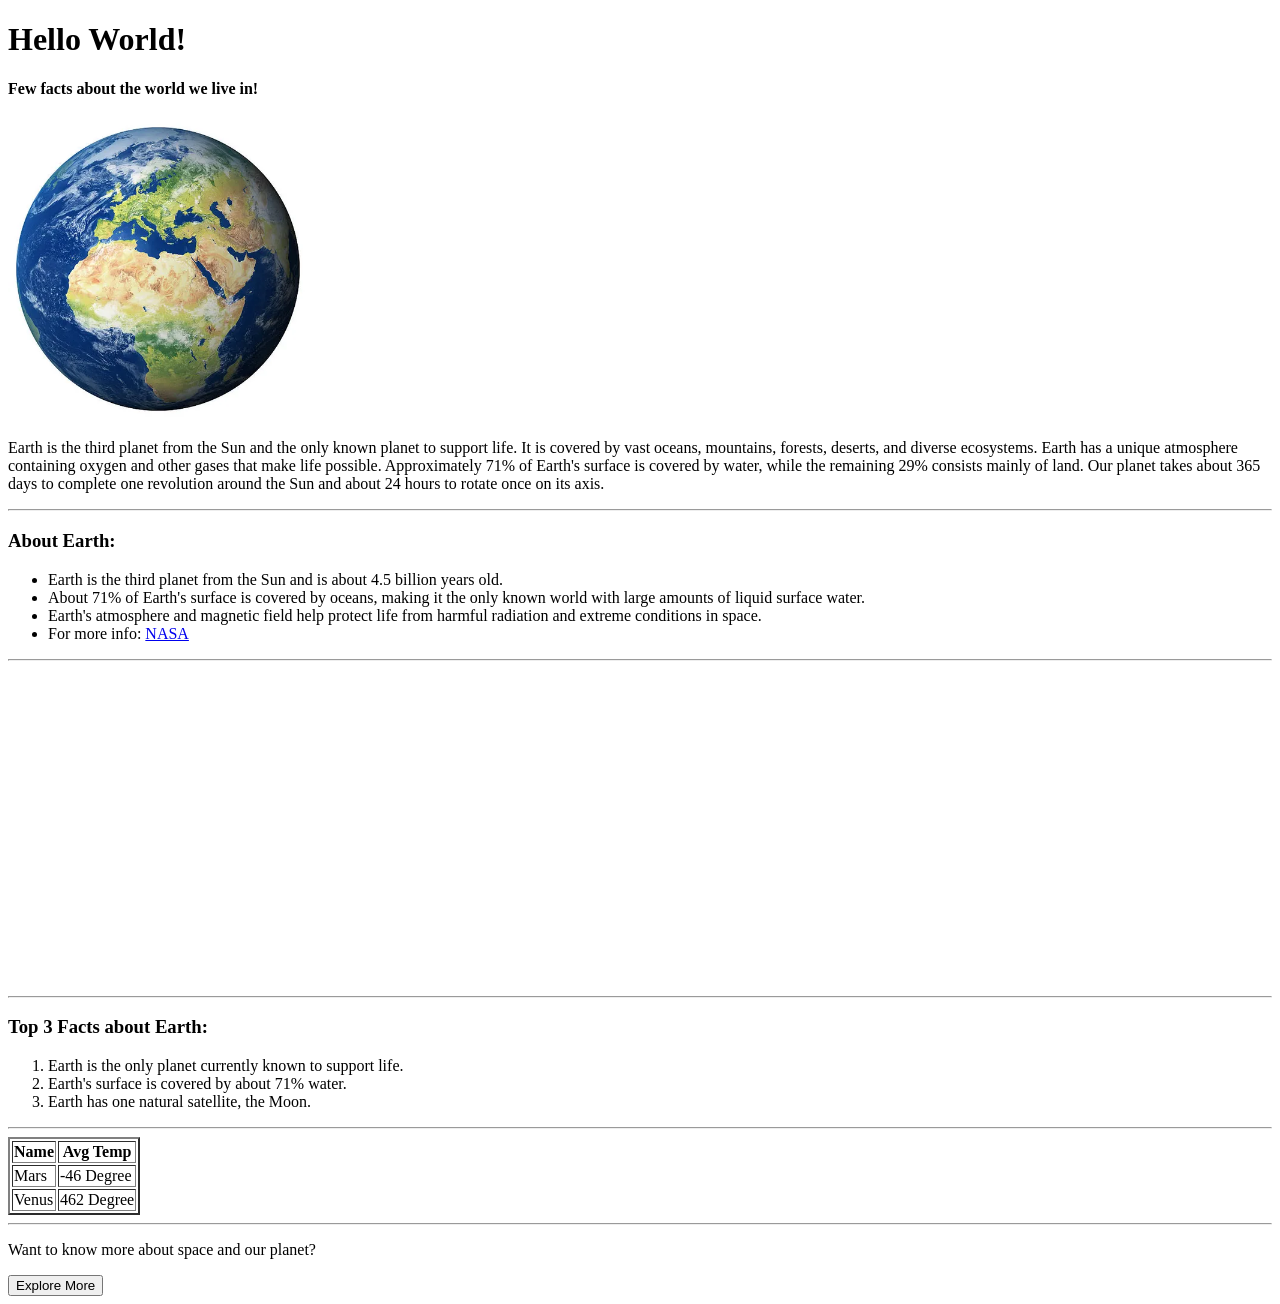
<file: 1. Basic Web Page/index.html>
<!DOCTYPE html>

<html lang="en">

<head>
    <meta charset="UTF-8">
    <meta name="viewport" content="width=device-width, initial-scale=1.0">
    <title>Our Planet Earth</title>
</head>

<body>

    <header>
        <h1>Hello World!</h1>
        <h4>Few facts about the world we live in!</h4>
        <img src="earth.webp" alt="image of earth" width="300">
    </header>

    <main>

        <section>
            <p>
                Earth is the third planet from the Sun and the only known planet
                to support life. It is covered by vast oceans, mountains, forests,
                deserts, and diverse ecosystems. Earth has a unique atmosphere
                containing oxygen and other gases that make life possible.
                Approximately 71% of Earth's surface is covered by water, while
                the remaining 29% consists mainly of land. Our planet takes about
                365 days to complete one revolution around the Sun and about
                24 hours to rotate once on its axis.
            </p>
        </section>

        <hr>

        <section>
            <h3>About Earth:</h3>

            <ul>
                <li>Earth is the third planet from the Sun and is about 4.5 billion years old.</li>

                <li>About 71% of Earth's surface is covered by oceans, making it the only known world with large amounts of liquid surface water.</li>

                <li>Earth's atmosphere and magnetic field help protect life from harmful radiation and extreme conditions in space.</li>

                <li>
                    For more info:
                    <a target="_blank" href="https://www.nasa.gov/">NASA</a>
                </li>
            </ul>
        </section>

        <hr>

        <iframe width="560" height="315"
            src="https://www.youtube.com/embed/LinWJsangs4?si=tRZMIZERnAftw_9h"
            title="YouTube video player"
            frameborder="0"
            allow="accelerometer; autoplay; clipboard-write; encrypted-media; gyroscope; picture-in-picture; web-share"
            referrerpolicy="strict-origin-when-cross-origin"
            allowfullscreen>
        </iframe>

        <hr>

        <h3>Top 3 Facts about Earth:</h3>

        <ol>
            <li>Earth is the only planet currently known to support life.</li>

            <li>Earth's surface is covered by about 71% water.</li>

            <li>Earth has one natural satellite, the Moon.</li>
        </ol>

        <hr>

        <table border="2">

            <thead>
                <tr>
                    <th>Name</th>
                    <th>Avg Temp</th>
                </tr>
            </thead>

            <tbody>
                <tr>
                    <td>Mars</td>
                    <td>-46 Degree</td>
                </tr>

                <tr>
                    <td>Venus</td>
                    <td>462 Degree</td>
                </tr>
            </tbody>

        </table>

        <hr>

        <form target="_blank" action="https://www.space.com/">
            <p>Want to know more about space and our planet?</p>
            <input type="submit" value="Explore More">
        </form>

    </main>

</body>

</html>
</file>
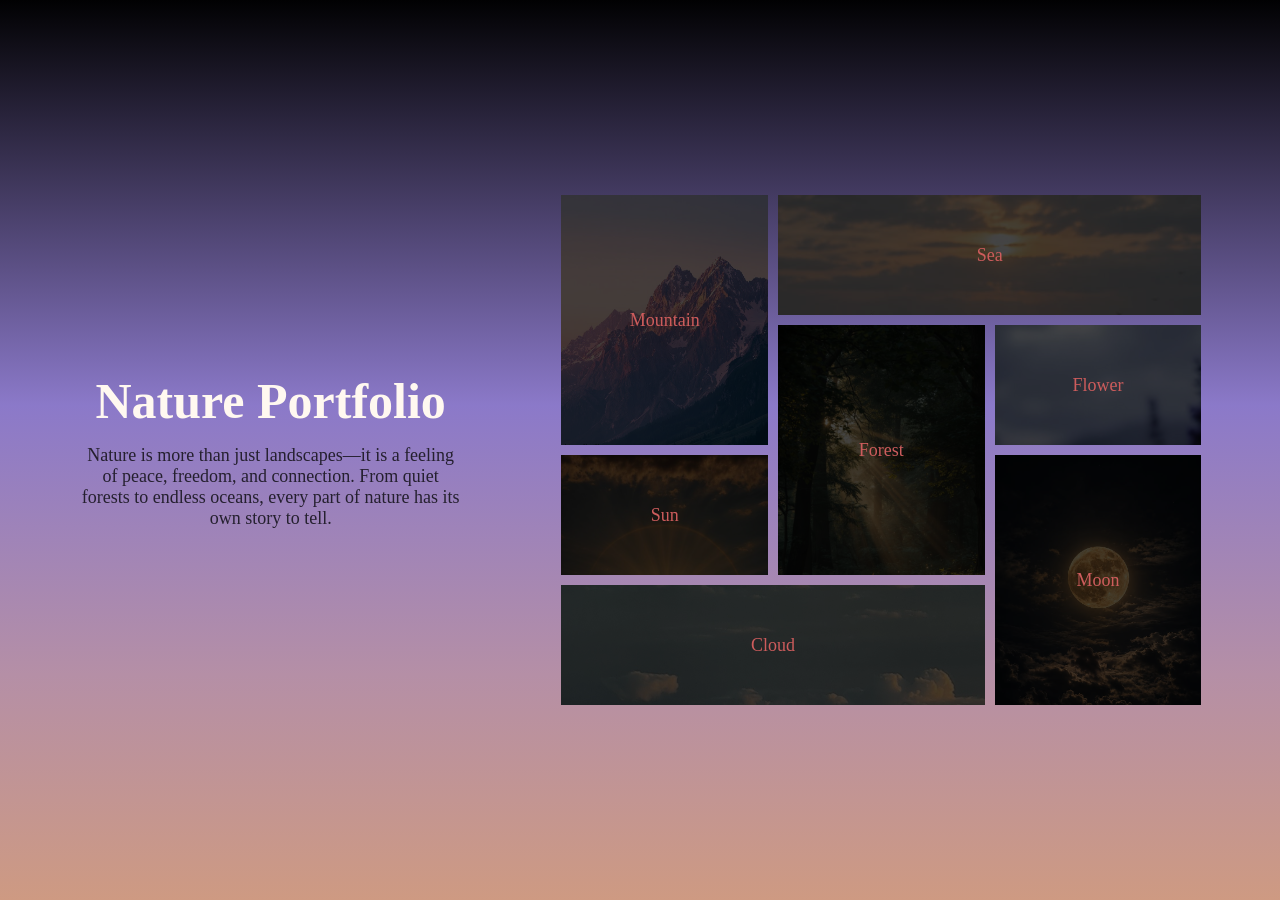
<file: 2. Nature Portfolio/index.html>
<!DOCTYPE html>
<html lang="en">
<head>
    <meta charset="UTF-8">
    <meta name="viewport" content="width=device-width, initial-scale=1.0">
    <title>Image Portfolio</title>
    <link rel="stylesheet" href="style.css">
</head>
<body>
    <div class="container">
        <div class="left">
            <h2>Nature Portfolio</h2>
            <p>Nature is more than just landscapes—it is a feeling of peace, freedom, and connection. From quiet forests to endless oceans, every part of nature has its own story to tell.</p>
        </div>
        <div class="right">
            <div class="child" id="box1" style="background-image:url(i1.jpg);">Mountain</div>
            <div class="child" id="box2" style="background-image:url(i2.jpg);">Sea</div>
            <div class="child" id="box3" style="background-image:url(i3.png);">Forest</div>
            <div class="child" id="box4" style="background-image:url(i6.jpg);">Flower</div>
            <div class="child" id="box5" style="background-image:url(i5.jpg);">Sun</div>
            <div class="child" id="box6" style="background-image:url(i4.jpg);">Moon</div>
            <div class="child" id="box7" style="background-image:url(i7.jpg);">Cloud</div>
        </div>
    </div>
</body>
</html>
</file>
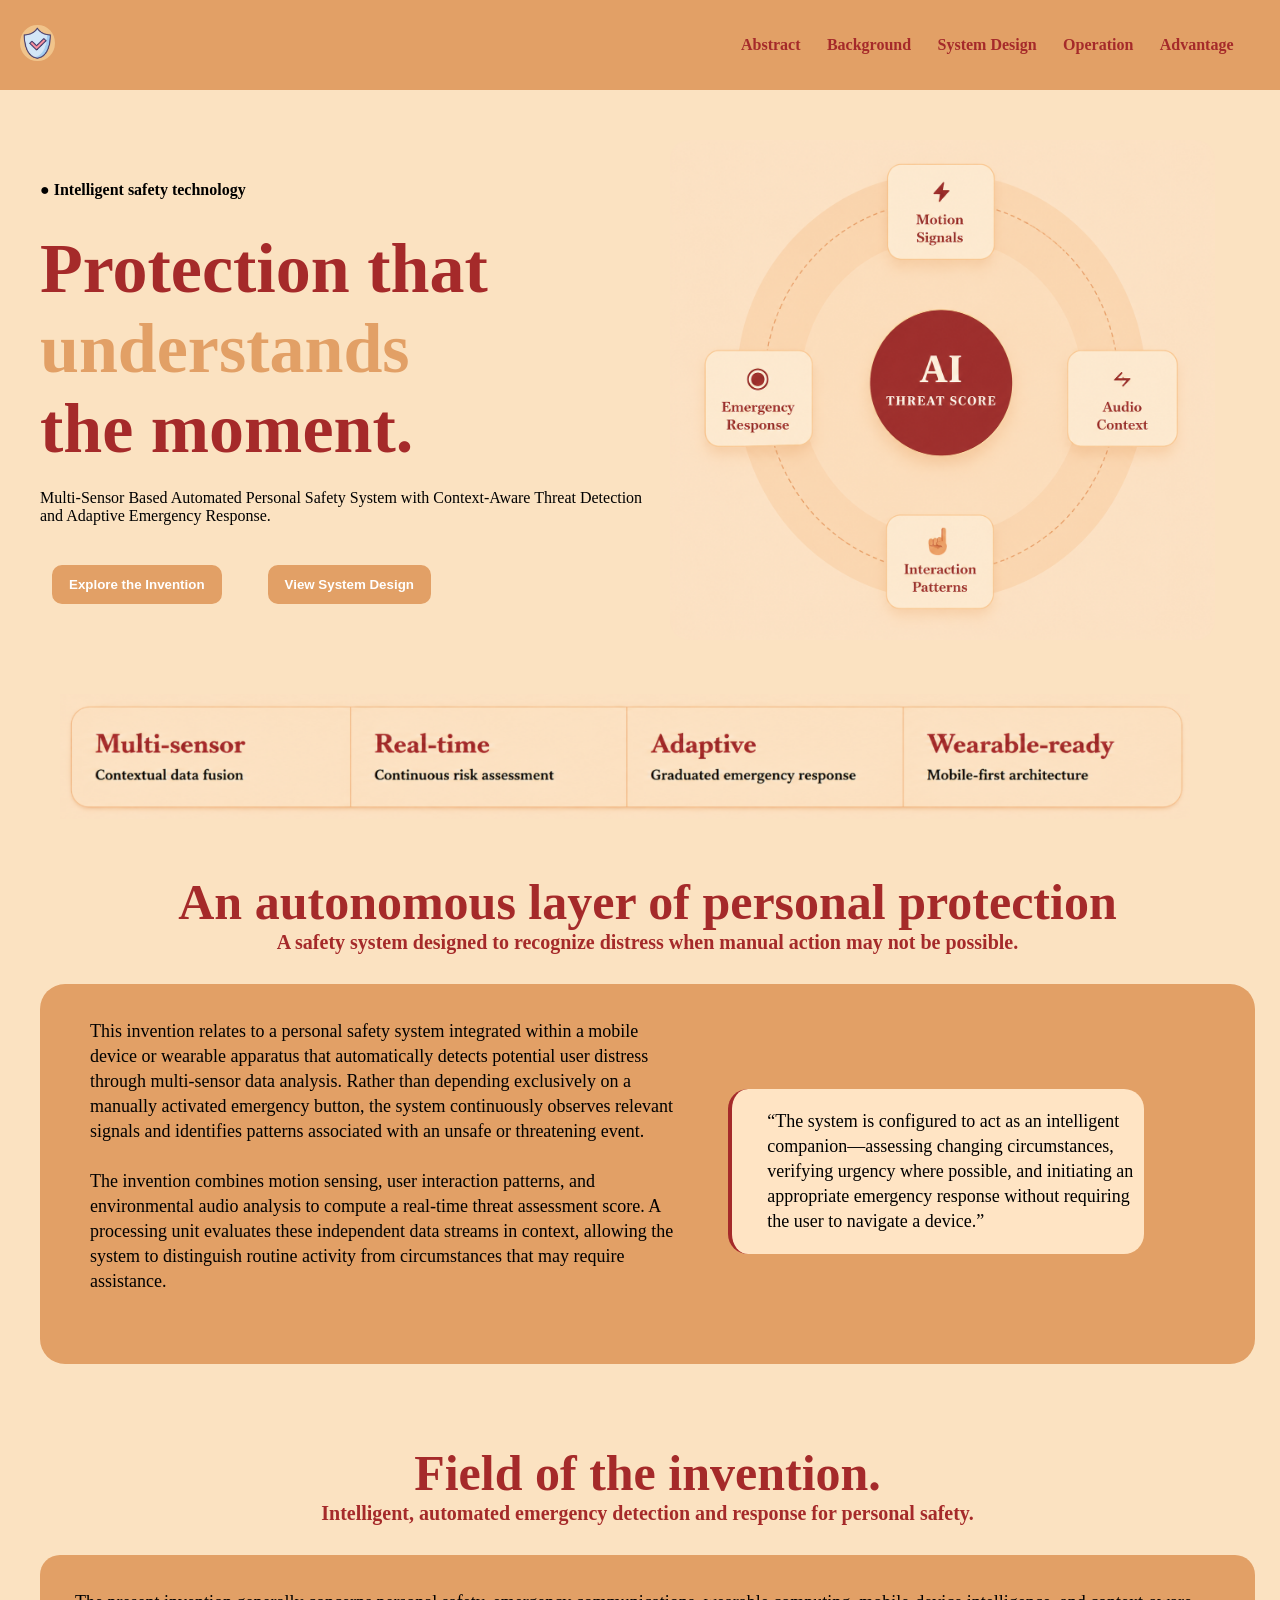
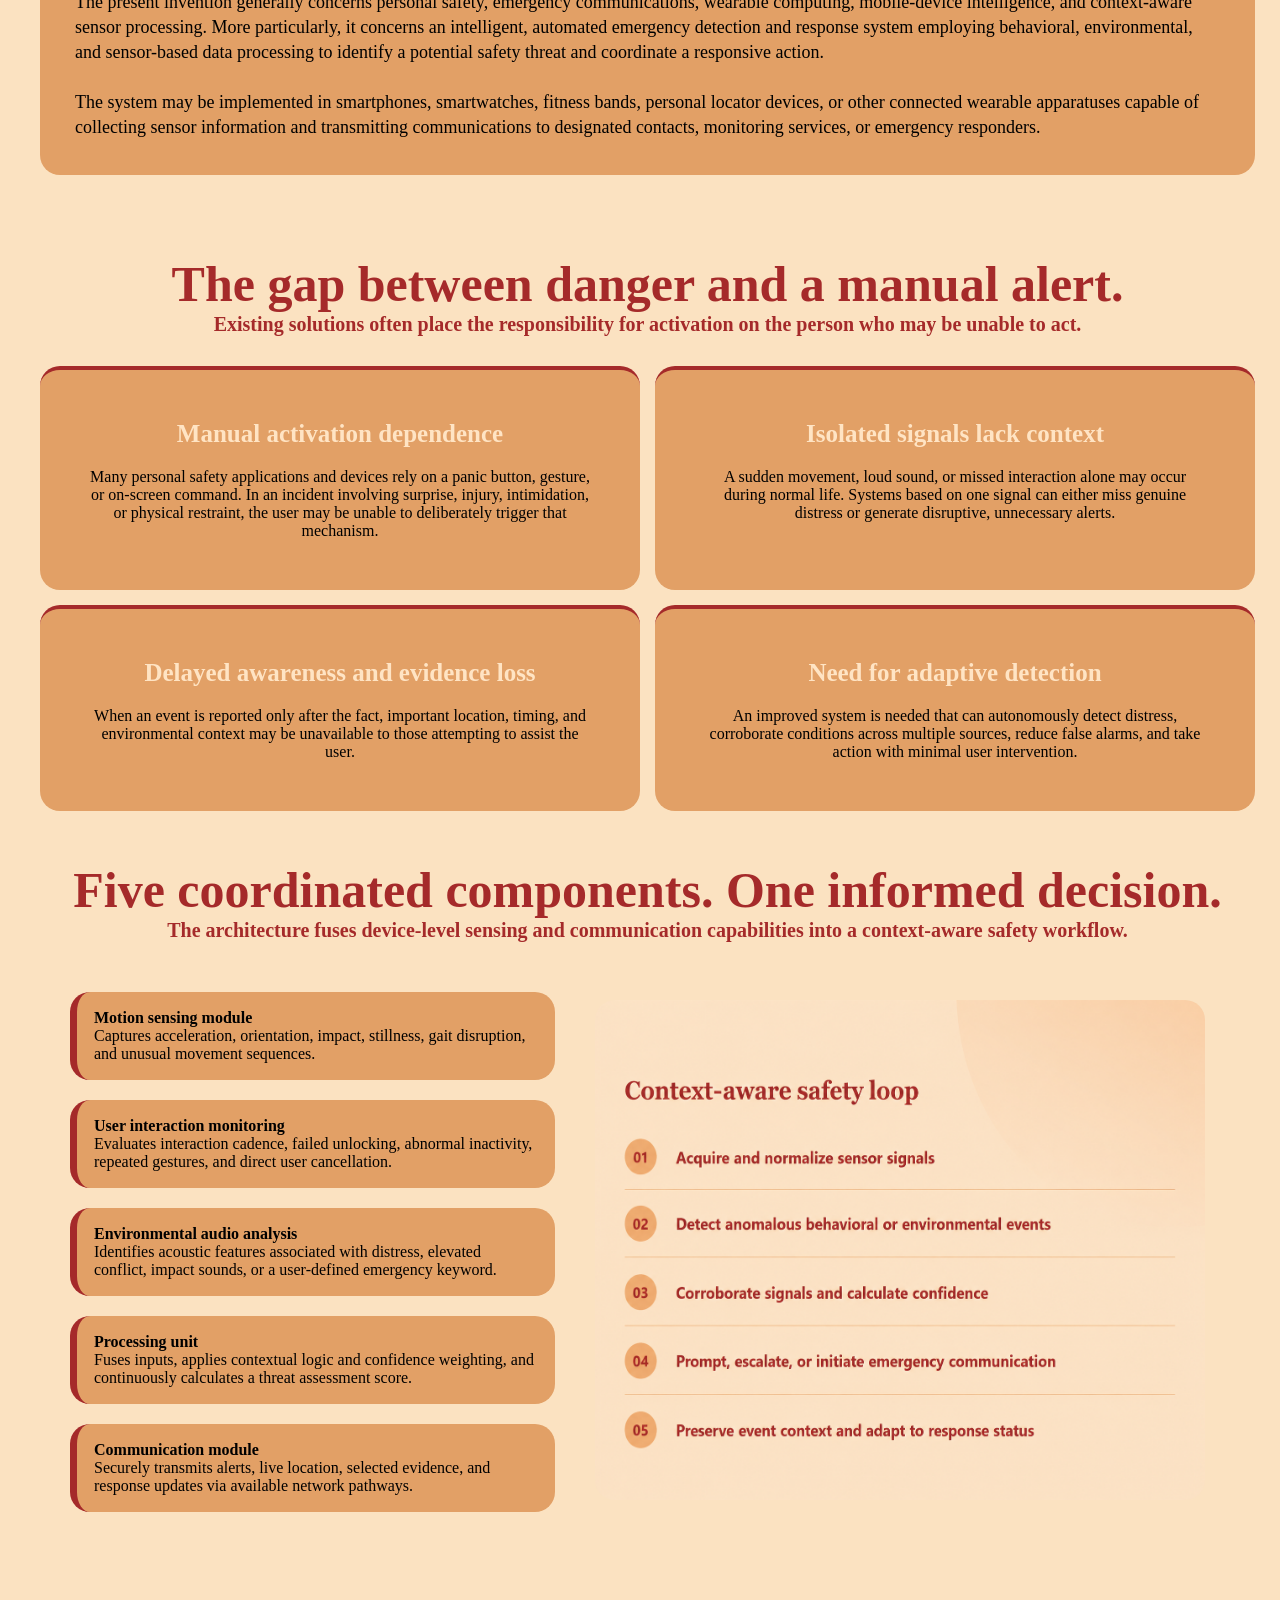
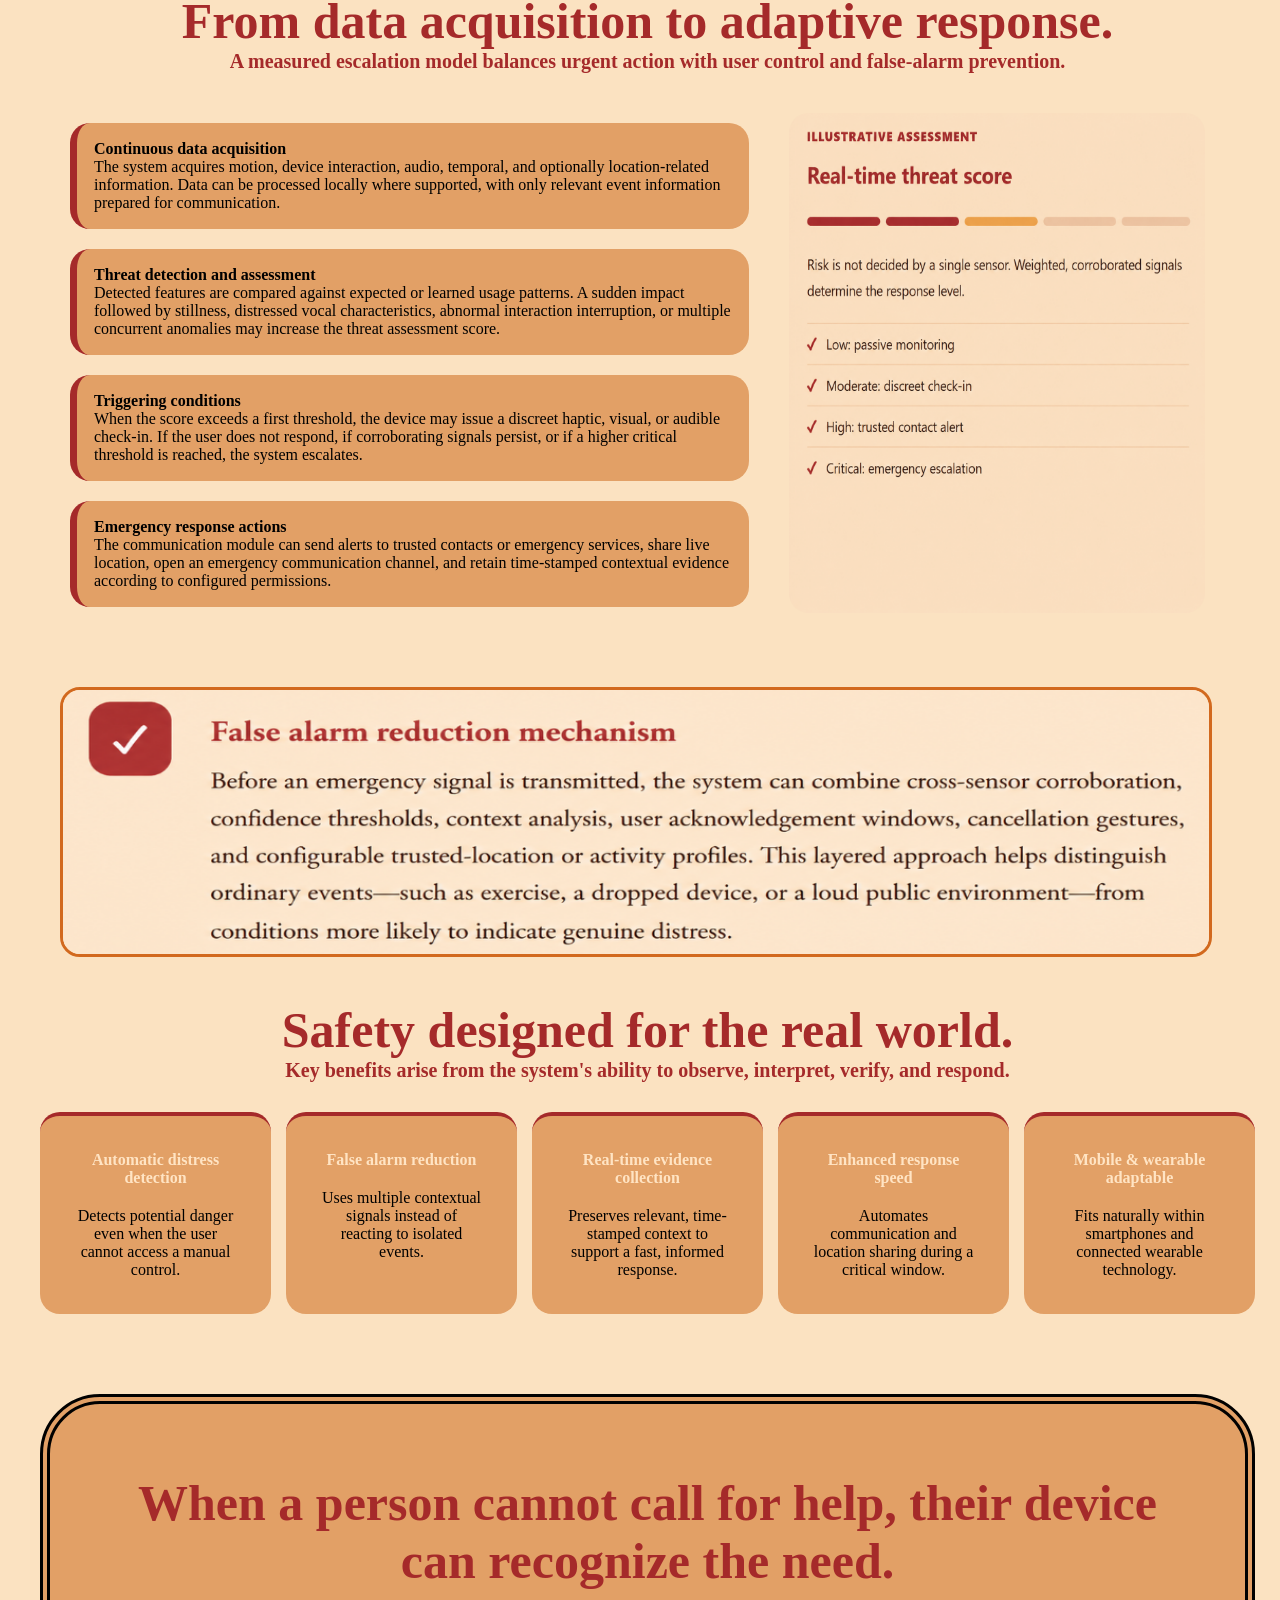
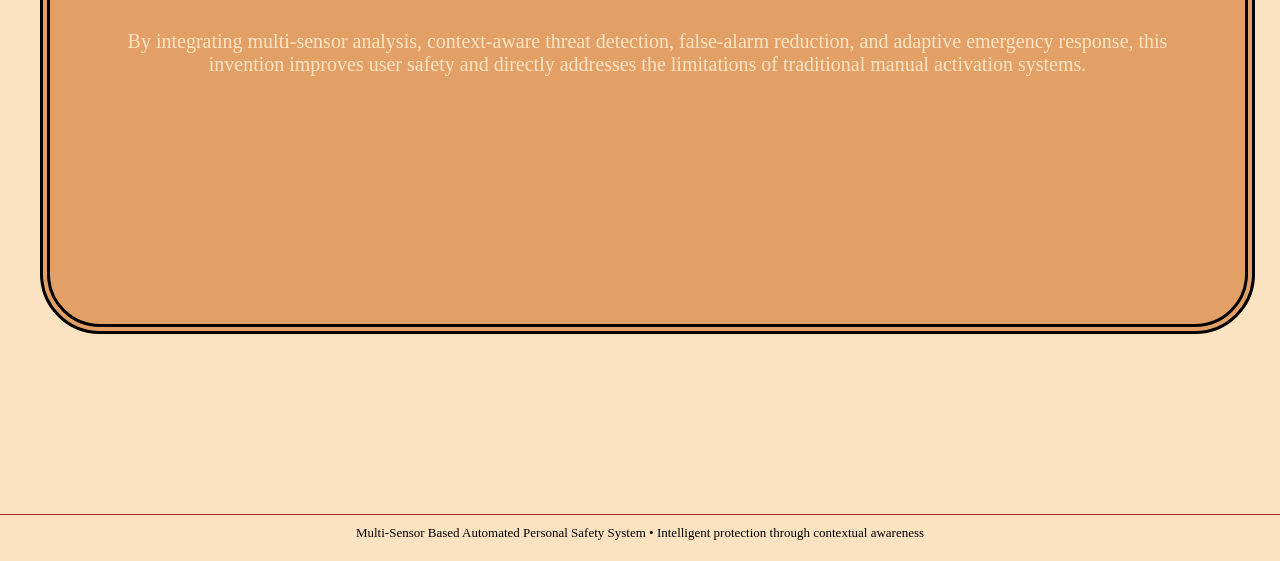
<file: 3. Safety Idea - Safe Sense/index.html>
<!DOCTYPE html>
<html lang="en">
<head>
    <meta charset="UTF-8">
    <meta name="viewport" content="width=device-width, initial-scale=1.0">
    <title>Safety Website</title>
    <link rel="stylesheet" href="style.css">
</head>
<body>
    
    <nav>
        <div class="left">
         <a href="#"><img src="W.jpg" alt="Logo"></a>
        </div>

        <div class="right">
        <a href="#abstract">Abstract</a>
        <a href="#gap">Background</a>
        <a href="#system-design">System Design</a>
        <a href="#operation">Operation</a>
        <a href="#advantage">Advantage</a>
        </div>
    </nav>
    
    <article>
        <section class="sec1left">
            <h4> 
                <span>&#9679</span>
                Intelligent safety technology
            </h4>
            <h1>Protection that 
                <div>understands</div> 
                the moment.</h1>
            <p>Multi-Sensor Based Automated Personal Safety System with Context-Aware Threat Detection and Adaptive Emergency Response.</p>
            <button class="btn1">Explore the Invention</button>
            <button class="btn2">View System Design</button>
        </section>

        <section class="sec1right">
            <img src="W1.png" alt="image">
        </section>
    </article>

    <article>
        <section id="abstract">
            <img src="W2.png" alt="image">
            <h2>An autonomous layer of personal protection</h2>
            <h4>A safety system designed to recognize distress when manual action may not be possible.</h4>
            <div class="container">
                <div class="containerL">
                <p>This invention relates to a personal safety system integrated within a mobile device or wearable apparatus that automatically detects potential user distress through multi-sensor data analysis. Rather than depending exclusively on a manually activated emergency button, the system continuously observes relevant signals and identifies patterns associated with an unsafe or threatening event. <br><br> The invention combines motion sensing, user interaction patterns, and environmental audio analysis to compute a real-time threat assessment score. A processing unit evaluates these independent data streams in context, allowing the system to distinguish routine activity from circumstances that may require assistance.</p>
                </div>
                <div class="containerR">
                    <p id="crbg">“The system is configured to act as an intelligent companion—assessing changing circumstances, verifying urgency where possible, and initiating an appropriate emergency response without requiring the user to navigate a device.”</p>
                </div>
            </div>
        </section>
    </article>

    <article>
        <section id="field">
            <h2>Field of the invention.</h2>
            <h4>Intelligent, automated emergency detection and response for personal safety.</h4>
            <div class="fieldc">
                <p>The present invention generally concerns personal safety, emergency communications, wearable computing, mobile-device intelligence, and context-aware sensor processing. More particularly, it concerns an intelligent, automated emergency detection and response system employing behavioral, environmental, and sensor-based data processing to identify a potential safety threat and coordinate a responsive action.</p>
                <br>
                <p>The system may be implemented in smartphones, smartwatches, fitness bands, personal locator devices, or other connected wearable apparatuses capable of collecting sensor information and transmitting communications to designated contacts, monitoring services, or emergency responders.</p>
            </div>
        </section>
    </article>
    
    <article>
        <section id="gap">
            <h2>The gap between danger and a manual alert.</h2>
            <h4>Existing solutions often place the responsibility for activation on the person who may be unable to act.</h4>
            <div class="gapc">
                <div class="grid-container">
                <p class="main">Manual activation dependence</p>
                <p class="body">Many personal safety applications and devices rely on a panic button, gesture, or on-screen command. In an incident involving surprise, injury, intimidation, or physical restraint, the user may be unable to deliberately trigger that mechanism.</p>
                </div>

                <div class="grid-container">
                <p class="main">Isolated signals lack context</p>
                <p class="body">A sudden movement, loud sound, or missed interaction alone may occur during normal life. Systems based on one signal can either miss genuine distress or generate disruptive, unnecessary alerts.</p>
                </div>

                <div class="grid-container">
                <p class="main">Delayed awareness and evidence loss</p>
                <p class="body">When an event is reported only after the fact, important location, timing, and environmental context may be unavailable to those attempting to assist the user.</p>
                </div>

                <div class="grid-container">
                <p class="main">Need for adaptive detection</p>
                <p class="body">An improved system is needed that can autonomously detect distress, corroborate conditions across multiple sources, reduce false alarms, and take action with minimal user intervention.</p>
                </div>
            </div>
        </section>
    </article>

    <article>
        <section id="system-design">
            <h2>Five coordinated components. One informed decision.</h2>
            <h4>The architecture fuses device-level sensing and communication capabilities into a context-aware safety workflow.</h4>
            <div class="design">
            <div class="sec1left">
                <div class="sd-container">
                    <h4>Motion sensing module</h4>
                    <p>Captures acceleration, orientation, impact, stillness, gait disruption, and unusual movement sequences.</p>
                </div>

                <div class="sd-container">
                    <h4>User interaction monitoring</h4>
                    <p>Evaluates interaction cadence, failed unlocking, abnormal inactivity, repeated gestures, and direct user cancellation.</p>
                </div>

                <div class="sd-container">
                    <h4>Environmental audio analysis</h4>
                    <p>Identifies acoustic features associated with distress, elevated conflict, impact sounds, or a user-defined emergency keyword.</p>
                </div>

                <div class="sd-container">
                    <h4>Processing unit</h4>
                    <p>Fuses inputs, applies contextual logic and confidence weighting, and continuously calculates a threat assessment score.</p>
                </div>

                <div class="sd-container">
                    <h4>Communication module</h4>
                    <p>Securely transmits alerts, live location, selected evidence, and response updates via available network pathways.</p>
                </div>
            </div>

            <div class="sec1right">
                <img src="W3.png" alt="image">
            </div>
            </div>
        </section>
    </article>

    <article>
        <section id="operation">
                <h2>From data acquisition to adaptive response.</h2>
                <h4>A measured escalation model balances urgent action with user control and false-alarm prevention.</h4>
            
            <div class="design">
            <div class="sec1left">
                <div class="sd-container">
                    <h4>Continuous data acquisition</h4>
                    <p>The system acquires motion, device interaction, audio, temporal, and optionally location-related information. Data can be processed locally where supported, with only relevant event information prepared for communication.</p>
                </div>

                <div class="sd-container">
                    <h4>Threat detection and assessment</h4>
                    <p>Detected features are compared against expected or learned usage patterns. A sudden impact followed by stillness, distressed vocal characteristics, abnormal interaction interruption, or multiple concurrent anomalies may increase the threat assessment score.</p>
                </div>

                <div class="sd-container">
                    <h4>Triggering conditions</h4>
                    <p>When the score exceeds a first threshold, the device may issue a discreet haptic, visual, or audible check-in. If the user does not respond, if corroborating signals persist, or if a higher critical threshold is reached, the system escalates.</p>
                </div>

                <div class="sd-container">
                    <h4>Emergency response actions</h4>
                    <p>The communication module can send alerts to trusted contacts or emergency services, share live location, open an emergency communication channel, and retain time-stamped contextual evidence according to configured permissions.</p>
                </div>
            </div>

            <div class="sec1right">
                <img src="W4.png" alt="image">
            </div>
            </div>
        </section>
    </article>

    <article>
        <section id="advantage">
            <div class="image">
                <img src="W5.png" alt="image">
            </div>

            <h2>Safety designed for the real world.</h2>
            <h4>Key benefits arise from the system's ability to observe, interpret, verify, and respond.</h4>

            <div class="adco">
                <div class="ad-content">
                    <p class="main">Automatic distress detection</p>
                    <p class="body">Detects potential danger even when the user cannot access a manual control.</p>
                </div>

                <div class="ad-content">
                    <p class="main">False alarm reduction</p>
                    <p class="body">Uses multiple contextual signals instead of reacting to isolated events.</p>
                </div>

                <div class="ad-content">
                    <p class="main">Real-time evidence collection</p>
                    <p class="body">Preserves relevant, time-stamped context to support a fast, informed response.</p>
                </div>

                <div class="ad-content">
                    <p class="main">Enhanced response speed</p>
                    <p class="body">Automates communication and location sharing during a critical window.</p>
                </div>

                <div class="ad-content">
                    <p class="main">Mobile & wearable adaptable</p>
                    <p class="body">Fits naturally within smartphones and connected wearable technology.</p>
                </div>
            </div>
        </section>
    </article>

    <article>
        <section id="footer">
            <div class="h24">
            <h2>When a person cannot call for help, their device can recognize the need.</h2>
            <h4>By integrating multi-sensor analysis, context-aware threat detection, false-alarm reduction, and adaptive emergency response, this invention improves user safety and directly addresses the limitations of traditional manual activation systems.</h4>
            </div>
        </section>
    </article>

    <footer>
        <p>Multi-Sensor Based Automated Personal Safety System  •  Intelligent protection through contextual awareness</p>
    </footer>
</body>
</html>
</file>
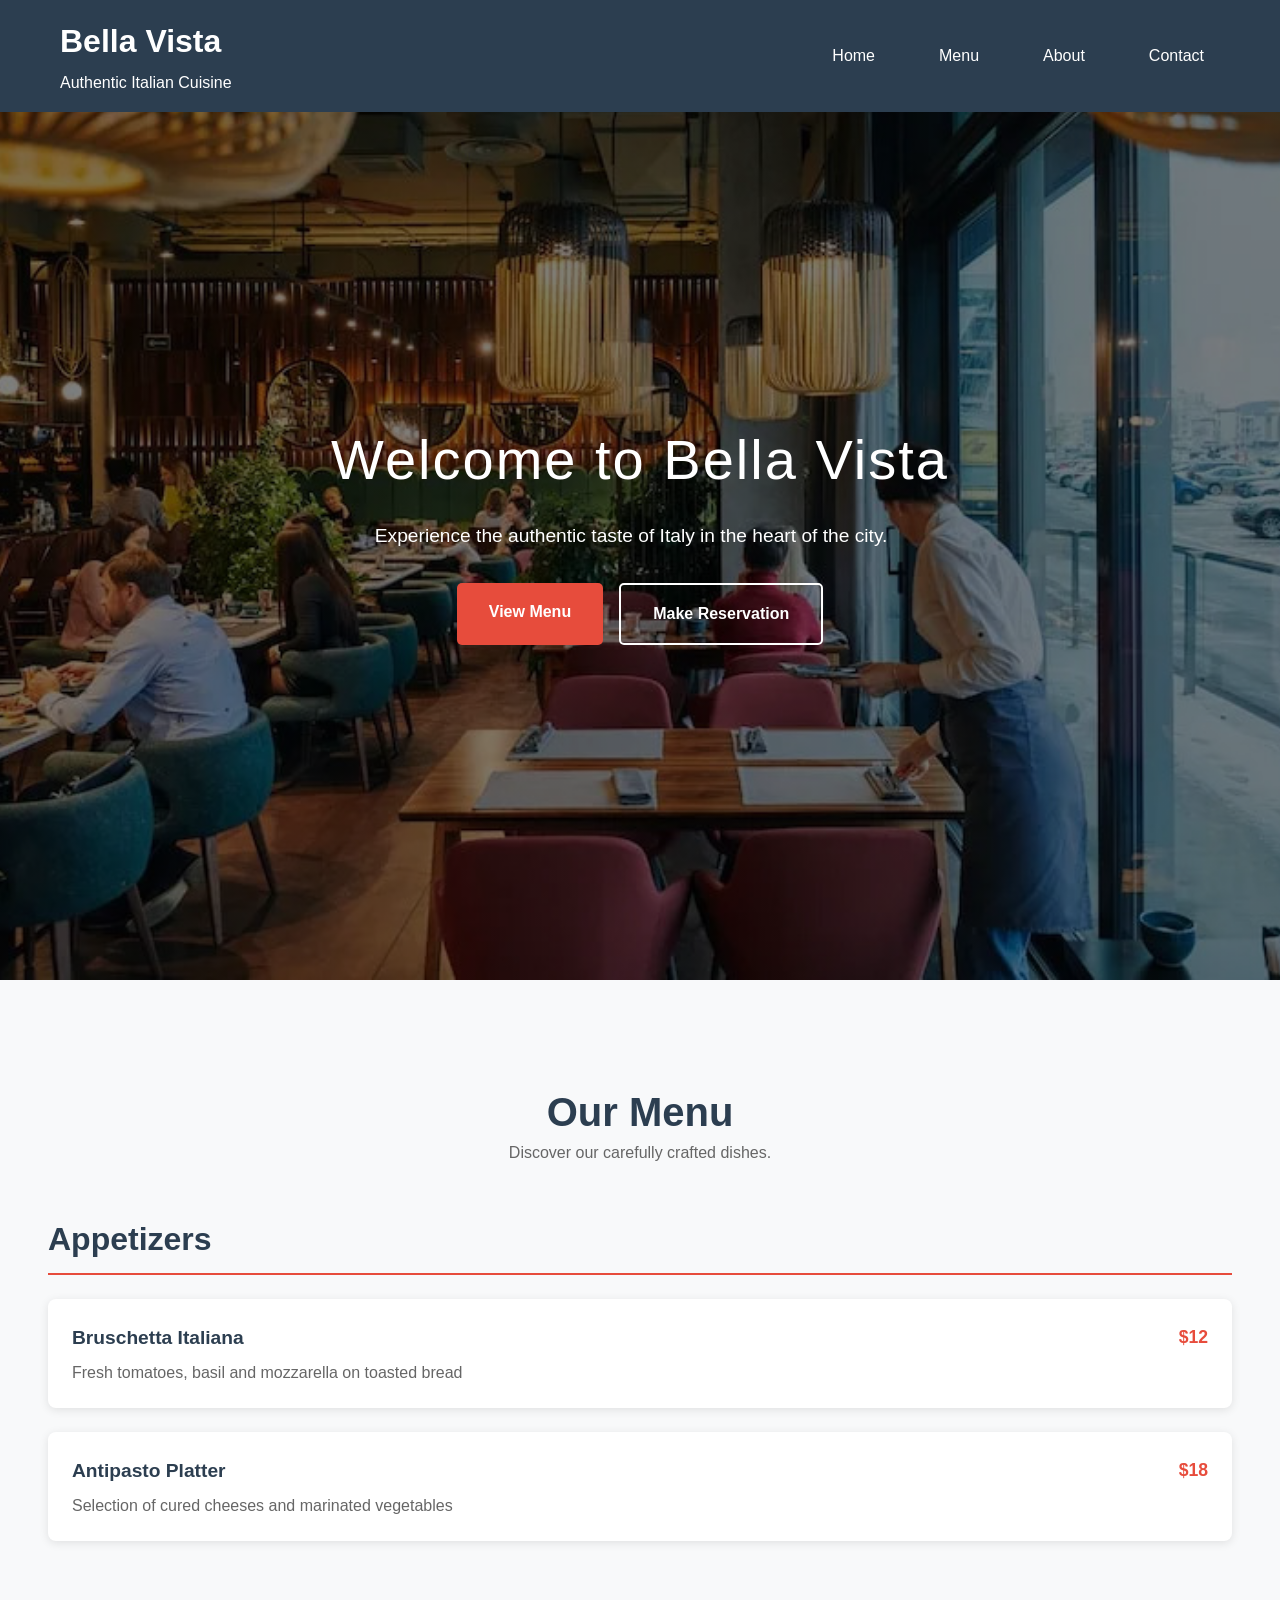
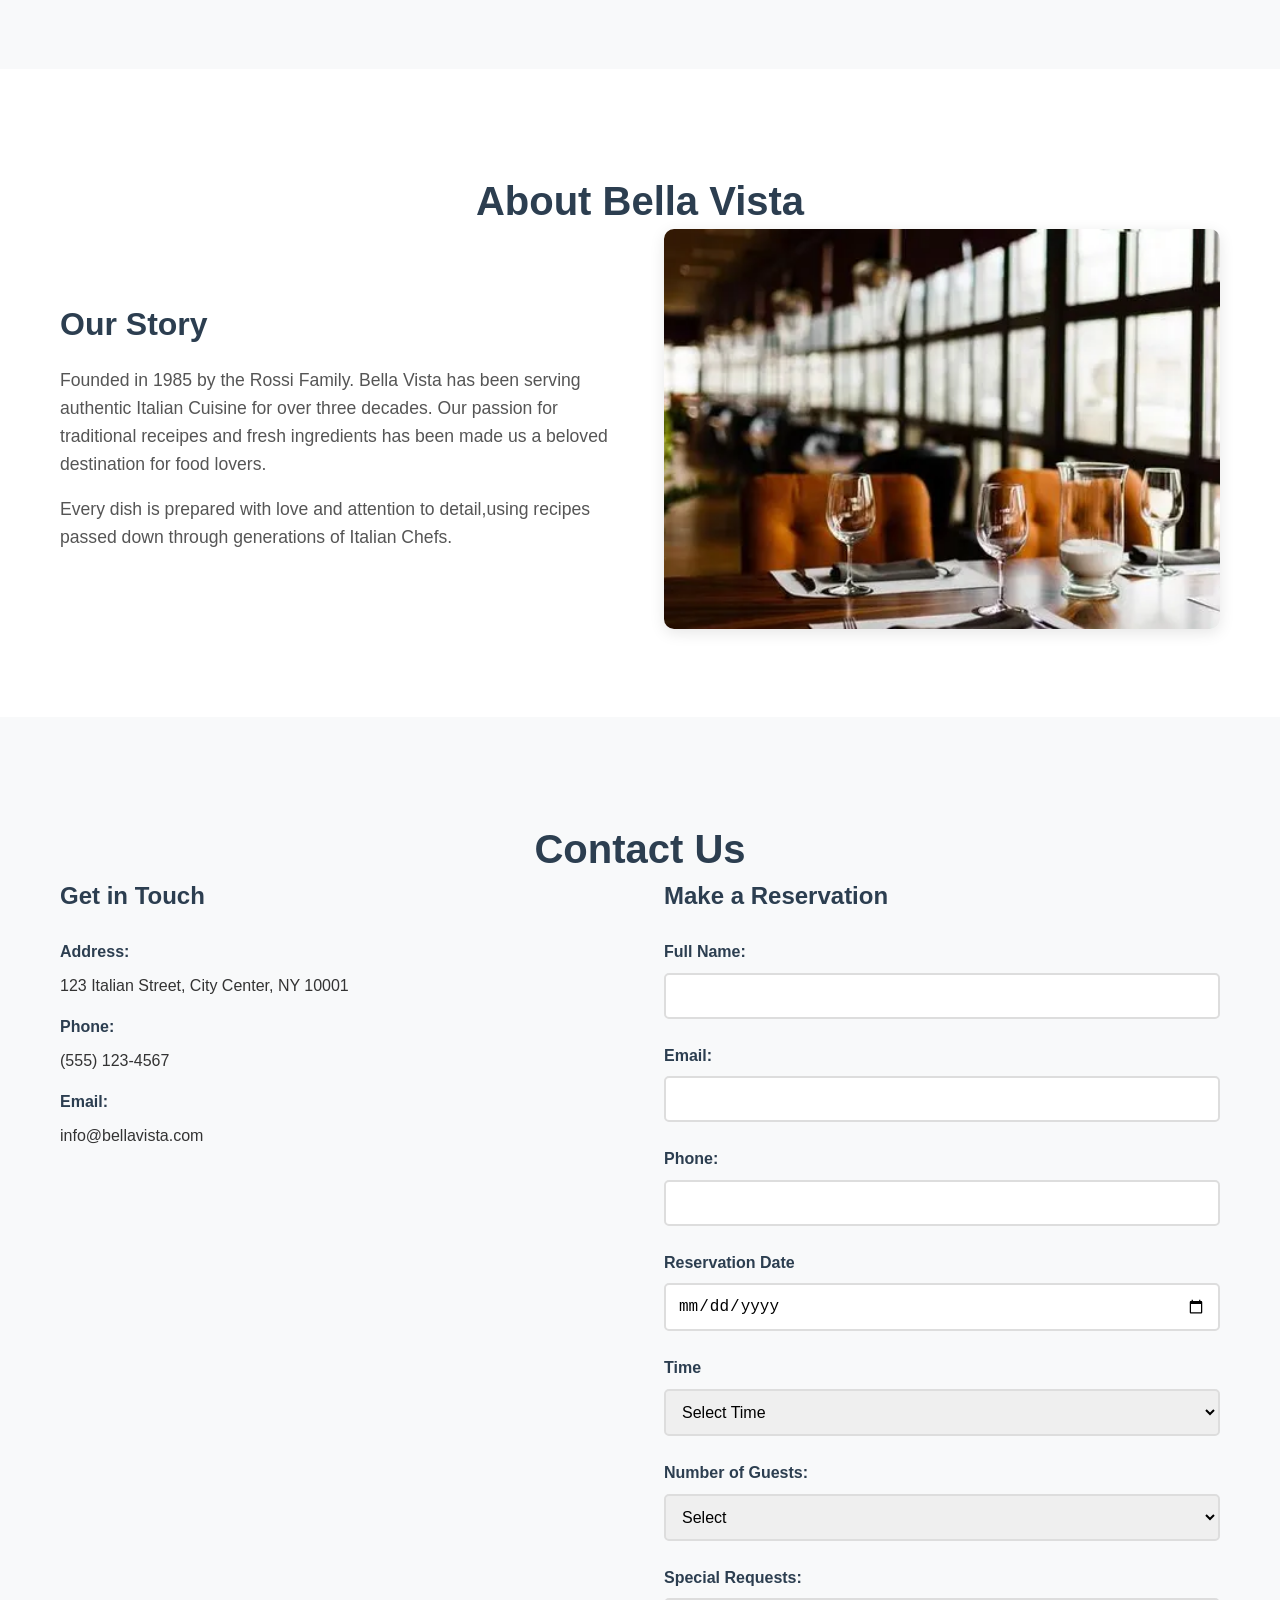
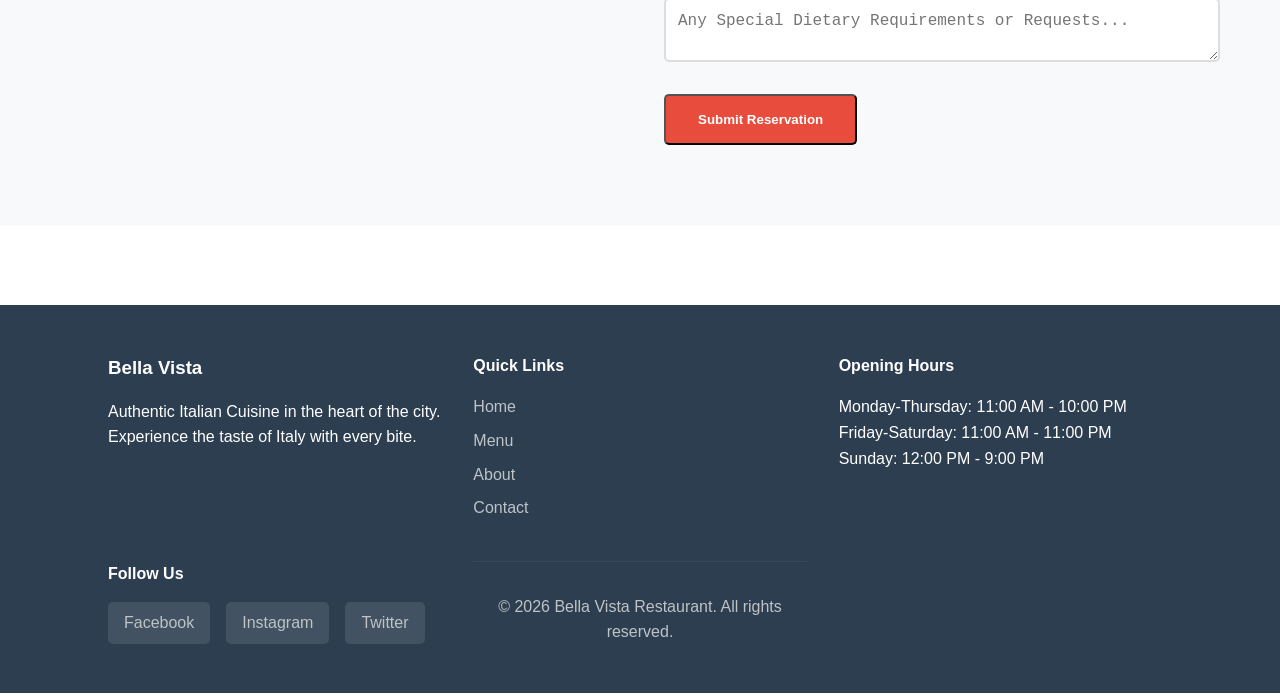
<file: 4. Bella Vista/index.html>
<!DOCTYPE html>
<html lang="en">

<head>
    <meta charset="UTF-8">
    <meta name="viewport" content="width=device-width, initial-scale=1.0">
    <meta name="description" content="Bella Vista - Authentic Italian Restaurant serving fresh pasta, wood-fired pizzas and traditional Italian cuisine int the heart of the city.">
    <title>Bella Vista Restaurant - Authentic Italian Cuisine</title>
    <link rel="stylesheet" href="style.css">
</head>

<body>
    <header class="header">
        <div class="container">
            <nav class="navbar">
                <div class="logo">
                    <h1>Bella Vista</h1>
                    <span class="tagline">Authentic Italian Cuisine</span>
                </div>
                <ul class="nav-links">
                    <li><a href="#home">Home</a></li>
                    <li><a href="#menu">Menu</a></li>
                    <li><a href="#about">About</a></li>
                    <li><a href="#contact">Contact</a></li>
                </ul>
            </nav>
        </div>
    </header>

    <main>
        <section id="home" class="hero">
            <div class="hero-content">
                <h2>Welcome to Bella Vista</h2>
                <p>Experience the authentic taste of Italy in the heart of the city.</p>
                <div class="hero-buttons">
                    <a href="#menu" class="btn btn-primary">View Menu</a>
                    <a href="#contact" class="btn btn-secondary">Make Reservation</a>
                </div>
            </div>
        </section>

        <section id="menu" class="menu">
            <div class="container">
                <h2 class="section-title">Our Menu</h2>
                <p class="section-subtitle">Discover our carefully crafted dishes.</p>
            </div>

            <div class="menu-categories">
                <div class="menu-category">
                    <h3>Appetizers</h3>
                    <div class="menu-items">
                        <div class="menu-item">
                            <div class="menu-item-info">
                                <h4>Bruschetta Italiana</h4>
                                <p>Fresh tomatoes, basil and mozzarella on toasted bread</p>
                            </div>
                            <span class="price">$12</span>
                        </div>
                        <div class="menu-item">
                            <div class="menu-item-info">
                                <h4>Antipasto Platter</h4>
                                <p>Selection of cured cheeses and marinated vegetables</p>
                            </div>
                            <span class="price">$18</span>
                        </div>
                    </div>
                </div>
            </div>
        </section>

        <section id="about" class="about">
            <div class="container">
                <h2 class="section-title">About Bella Vista</h2>
                <div class="about-content">
                    <div class="about-text">
                        <h3>Our Story</h3>
                        <p>Founded in 1985 by the Rossi Family. Bella Vista has been serving authentic Italian Cuisine for over three decades. Our passion for traditional receipes and fresh ingredients has been made us a beloved destination for food lovers.</p>
                        <p>Every dish is prepared with love and attention to detail,using recipes passed down through generations of Italian Chefs.</p>
                    </div>
                    <div class="about-image">
                        <img src="w1.webp" alt="Restaurant-interior">
                    </div>
                </div>
            </div>
        </section>

        <section id="contact" class="contact">
            <div class="container">
                <h2 class="section-title">Contact Us</h2>
                <div class="contact-content">
                    <div class="contact-info">
                        <h3>Get in Touch</h3>
                        <div class="contact-item">
                            <strong>Address:</strong>
                            <p>123 Italian Street, City Center, NY 10001</p>
                        </div>
                        <div class="contact-item">
                            <strong>Phone:</strong>
                            <p>(555) 123-4567</p>
                        </div>
                        <div class="contact-item">
                            <strong>Email:</strong>
                            <p>info@bellavista.com</p>
                        </div>
                    </div>

                    <div class="contact-form">
                        <h3>Make a Reservation</h3>
                        <form>
                            <div class="form-group">
                                <label for="name">Full Name:</label>
                                <input type="text" id="name" name="name" required>
                            </div>
                            <div class="form-group">
                                <label for="email">Email:</label>
                                <input type="email" id="email" name="email" required>
                            </div>
                            <div class="form-group">
                                <label for="phone">Phone:</label>
                                <input type="tel" id="phone" name="phone">
                            </div>
                            <div class="form-group">
                                <label for="date">Reservation Date</label>
                                <input type="date" id="date" name="date" required>
                            </div>
                            <div class="form-group">
                                <label for="time">Time</label>
                                <select id="time" name="time" required>
                                    <option value="">Select Time</option>
                                    <option value="18:00">6:00 PM</option>
                                    <option value="19:00">7:00 PM</option>
                                    <option value="20:00">8:00 PM</option>
                                    <option value="21:00">9:00 PM</option>
                                </select>
                            </div>
                            <div class="form-group">
                                <label for="guests">Number of Guests:</label>
                                <select id="guests" name="guests" required>
                                    <option value="">Select</option>
                                    <option value="1">1 Guest</option>
                                    <option value="2">2 Guests</option>
                                    <option value="3">3 Guests</option>
                                    <option value="4">4 Guests</option>
                                    <option value="5">5+ Guests</option>
                                </select>
                            </div>
                            <div class="form-group">
                                <label for="message">Special Requests:</label>
                                <textarea id="message" name="message" row="4" placeholder="Any Special Dietary Requirements or Requests..."></textarea>
                            </div>
                            <button type="submit" class="btn btn-primary">Submit Reservation</button>
                        </form>
                    </div>
                </div>
            </div>
        </section>
    </main>

    <footer class="footer">
        <div class="container">
            <div class="footer-content">
                <div class="footer-section">
                    <h3>Bella Vista</h3>
                    <p>Authentic Italian Cuisine in the heart of the city. Experience the taste of Italy with every bite.</p>
                </div>
                <div class="footer-section">
                    <h4>Quick Links</h4>
                    <ul>
                        <li><a href="#home">Home</a></li>
                        <li><a href="#menu">Menu</a></li>
                        <li><a href="#about">About</a></li>
                        <li><a href="#contact">Contact</a></li>
                    </ul>
                </div>

                <div class="footer-section">
                    <h4>Opening Hours</h4>
                    <p>Monday-Thursday: 11:00 AM - 10:00 PM</p>
                    <p>Friday-Saturday: 11:00 AM - 11:00 PM</p>
                    <p>Sunday: 12:00 PM - 9:00 PM</p>
                </div>

                <div class="footer-section">
                    <h4>Follow Us</h4>
                    <div class="social-links">
                        <a href="#" class="social-link">Facebook</a>
                        <a href="#" class="social-link">Instagram</a>
                        <a href="#" class="social-link">Twitter</a>
                    </div>
                </div>

                <div class="footer-bottom">
                    <p>&copy; 2026 Bella Vista Restaurant. All rights reserved.</p>
                </div>
            </div>
        </div>
    </footer>
</body>

</html>
</file>
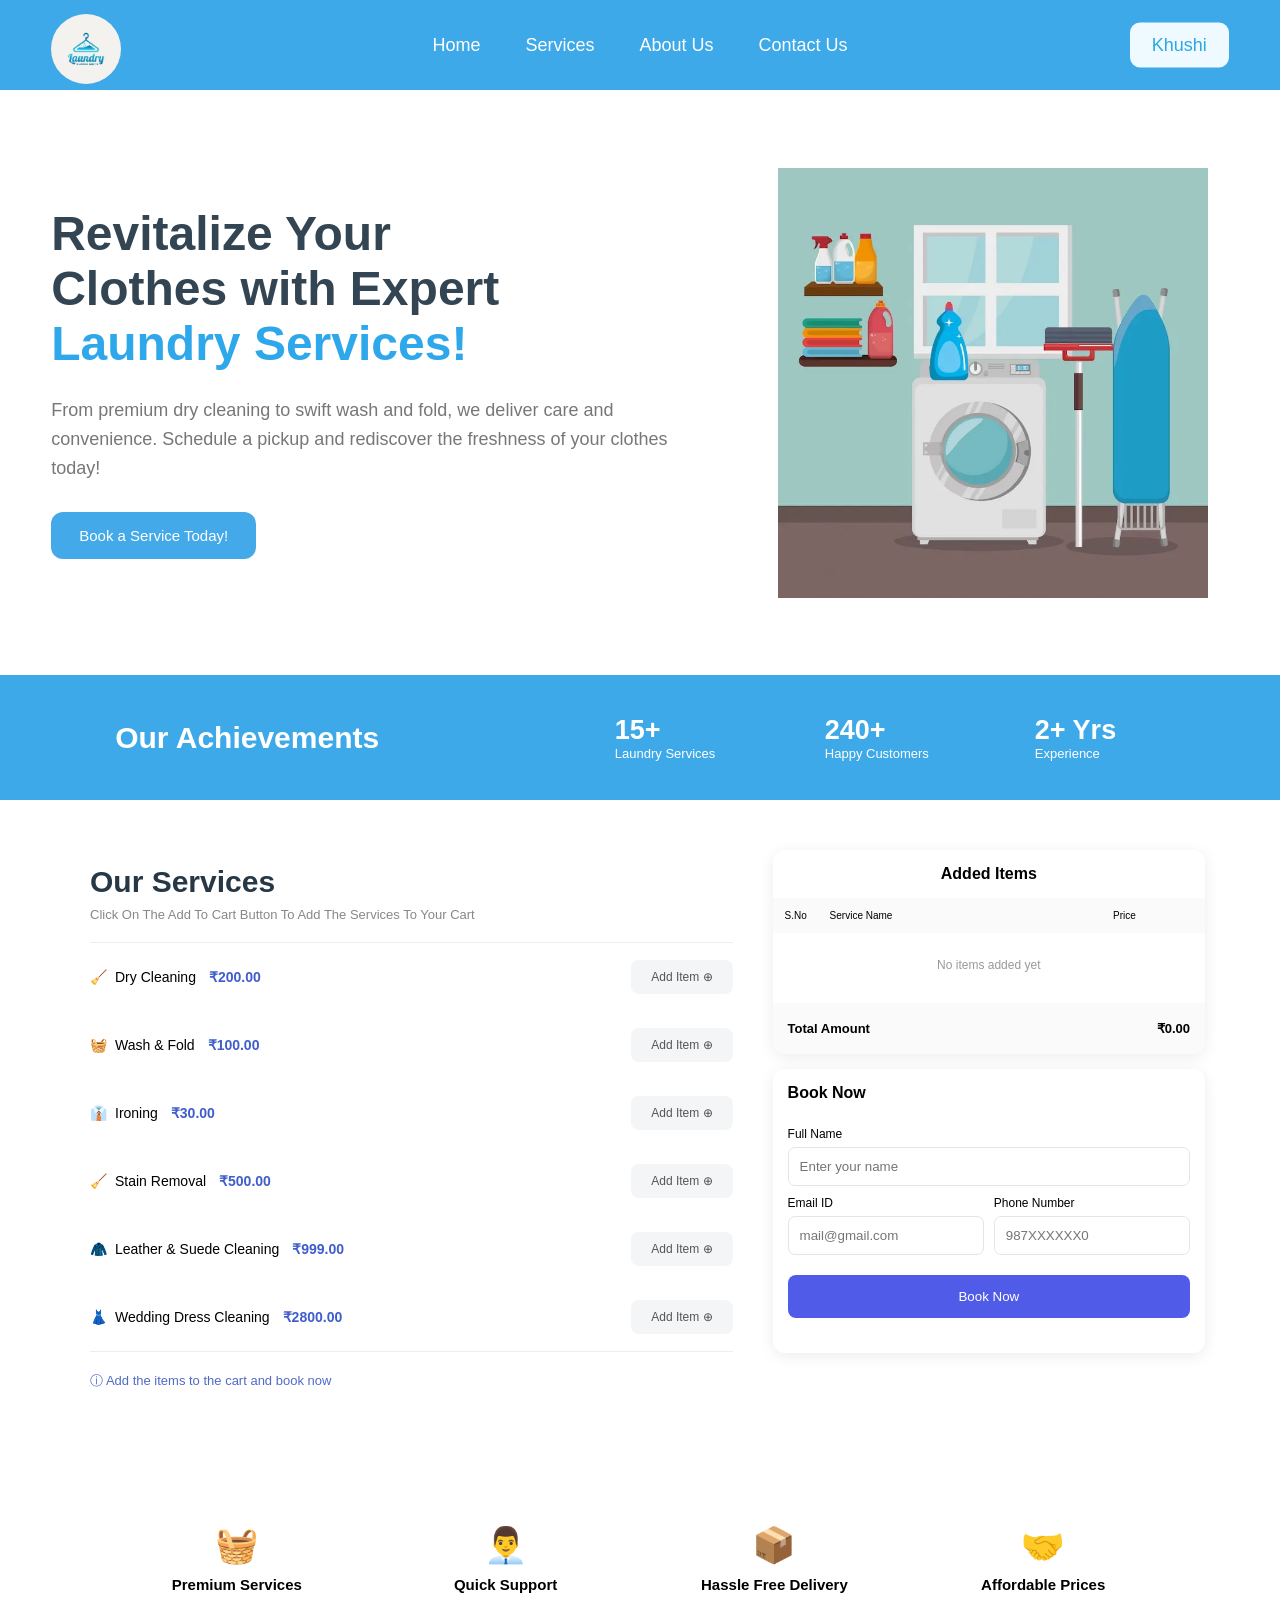
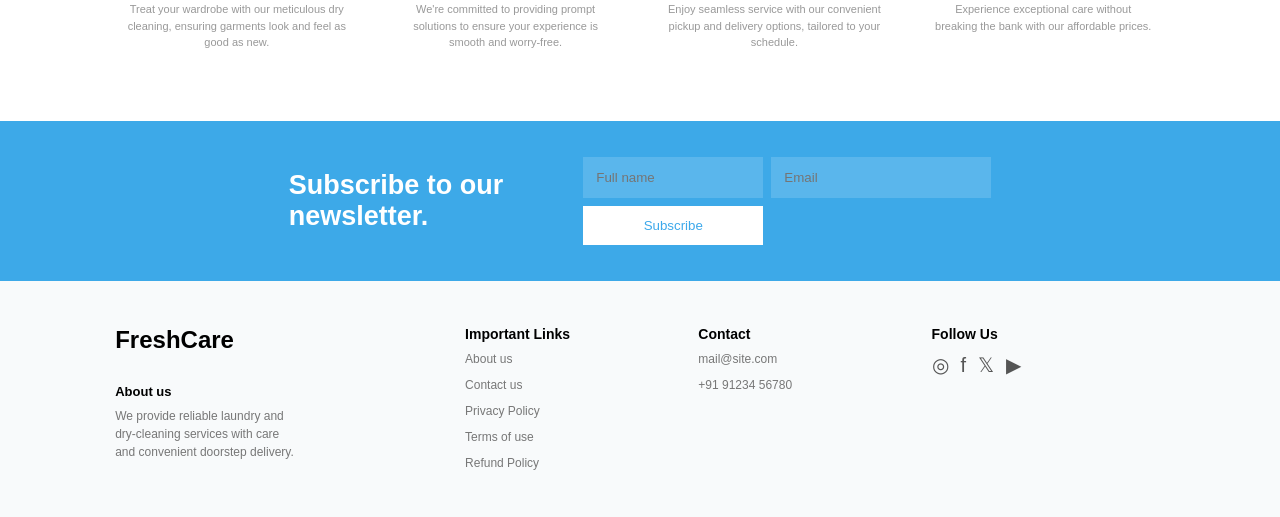
<file: 6. FreshCare/index.html>
<!DOCTYPE html>
<html lang="en">
<head>
    <meta charset="UTF-8">
    <meta name="viewport" content="width=device-width, initial-scale=1.0">
    <title>Laundry Service</title>
    <link rel="stylesheet" href="style.css">
</head>
<body>

    <nav class="navbar">

    <div class="nav-links">

        <img
            class="logo-img"
            src="w1.webp"
            alt="Laundry Service Logo"
        >

        <a href="#home">Home</a>
        <a href="#services">Services</a>
        <a href="#about">About Us</a>
        <a href="#contact">Contact Us</a>

        <a class="username" href="#">
            Khushi
        </a>

    </div>

</nav>

    <section class="hero" id="home">

        <div class="hero-left">

            <h1>
                Revitalize Your<br>
                Clothes with Expert<br>
                <span>Laundry Services!</span>
            </h1>

            <p>
                From premium dry cleaning to swift wash and fold,
                we deliver care and convenience. Schedule a pickup
                and rediscover the freshness of your clothes today!
            </p>

            <button class="primary-btn" id="bookServiceBtn">
                Book a Service Today!
            </button>

        </div>


        <div class="hero-right">
            <img src="w2.webp" alt="Laundry Service">
        </div>

    </section>

    <section class="achievements">

        <div class="achievement-title">
            <h2>Our Achievements</h2>
        </div>

        <div class="achievement-box">
            <h2>15+</h2>
            <p>Laundry Services</p>
        </div>

        <div class="achievement-box">
            <h2>240+</h2>
            <p>Happy Customers</p>
        </div>

        <div class="achievement-box">
            <h2>2+ Yrs</h2>
            <p>Experience</p>
        </div>

    </section>

    <section class="booking-section" id="services">

        <div class="services-container">

            <h2>Our Services</h2>

            <p class="service-subtitle">
                Click On The Add To Cart Button To Add The Services To Your Cart
            </p>

            <hr>

            <div class="service-item">

                <div class="service-info">
                    <span>🧹</span>
                    <span>Dry Cleaning</span>
                    <strong>₹200.00</strong>
                </div>

                <button class="service-btn add-btn"
                    onclick="addItem('Dry Cleaning', 200, this)">
                    Add Item ⊕
                </button>

            </div>

            <div class="service-item">

                <div class="service-info">
                    <span>🧺</span>
                    <span>Wash & Fold</span>
                    <strong>₹100.00</strong>
                </div>

                <button class="service-btn add-btn"
                    onclick="addItem('Wash & Fold', 100, this)">
                    Add Item ⊕
                </button>

            </div>

            <div class="service-item">

                <div class="service-info">
                    <span>👔</span>
                    <span>Ironing</span>
                    <strong>₹30.00</strong>
                </div>

                <button class="service-btn add-btn"
                    onclick="addItem('Ironing', 30, this)">
                    Add Item ⊕
                </button>

            </div>

            <div class="service-item">

                <div class="service-info">
                    <span>🧹</span>
                    <span>Stain Removal</span>
                    <strong>₹500.00</strong>
                </div>

                <button class="service-btn add-btn"
                    onclick="addItem('Stain Removal', 500, this)">
                    Add Item ⊕
                </button>

            </div>

            <div class="service-item">

                <div class="service-info">
                    <span>🧥</span>
                    <span>Leather & Suede Cleaning</span>
                    <strong>₹999.00</strong>
                </div>

                <button class="service-btn add-btn"
                    onclick="addItem('Leather & Suede Cleaning', 999, this)">
                    Add Item ⊕
                </button>

            </div>

            <div class="service-item">

                <div class="service-info">
                    <span>👗</span>
                    <span>Wedding Dress Cleaning</span>
                    <strong>₹2800.00</strong>
                </div>

                <button class="service-btn add-btn"
                    onclick="addItem('Wedding Dress Cleaning', 2800, this)">
                    Add Item ⊕
                </button>

            </div>

            <hr>

            <p class="cart-info">
                ⓘ Add the items to the cart and book now
            </p>

        </div>

        <div class="right-container">

            <div class="cart-box">

                <h3>Added Items</h3>

                <div class="cart-header">
                    <span>S.No</span>
                    <span>Service Name</span>
                    <span>Price</span>
                </div>

                <div id="cartItems">

                    <p class="empty-cart">
                        No items added yet
                    </p>

                </div>

                <div class="total">

                    <strong>Total Amount</strong>

                    <strong id="totalAmount">
                        ₹0.00
                    </strong>

                </div>

            </div>

            <div class="book-box">

                <h3>Book Now</h3>

                <form id="bookingForm">

                    <label for="fullName">
                        Full Name
                    </label>

                    <input
                        type="text"
                        id="fullName"
                        placeholder="Enter your name"
                        required
                    >

                    <div class="form-row">

                        <div>

                            <label for="email">
                                Email ID
                            </label>

                            <input
                                type="email"
                                id="email"
                                placeholder="mail@gmail.com"
                                required
                            >

                        </div>


                        <div>

                            <label for="phone">
                                Phone Number
                            </label>

                            <input
                                type="tel"
                                id="phone"
                                placeholder="987XXXXXX0"
                                pattern="[0-9]{10}"
                                required
                            >

                        </div>

                    </div>

                    <button
                        type="submit"
                        class="book-btn">
                        Book Now
                    </button>

                </form>

                <p
                    id="bookingMessage"
                    class="booking-message">
                </p>

            </div>

        </div>

    </section>

    <section class="quality-section" id="about">

        <div class="quality-card">

            <div class="quality-icon">
                🧺
            </div>

            <h3>Premium Services</h3>

            <p>
                Treat your wardrobe with our meticulous dry cleaning,
                ensuring garments look and feel as good as new.
            </p>

        </div>

        <div class="quality-card">

            <div class="quality-icon">
                👨‍💼
            </div>

            <h3>Quick Support</h3>

            <p>
                We're committed to providing prompt solutions to
                ensure your experience is smooth and worry-free.
            </p>

        </div>

        <div class="quality-card">

            <div class="quality-icon">
                📦
            </div>

            <h3>Hassle Free Delivery</h3>

            <p>
                Enjoy seamless service with our convenient pickup
                and delivery options, tailored to your schedule.
            </p>

        </div>

        <div class="quality-card">

            <div class="quality-icon">
                🤝
            </div>

            <h3>Affordable Prices</h3>

            <p>
                Experience exceptional care without breaking the bank
                with our affordable prices.
            </p>

        </div>

    </section>

    <section class="newsletter">

        <div class="newsletter-title">

            <h2>
                Subscribe to our<br>
                newsletter.
            </h2>

        </div>

        <div class="newsletter-form">

            <input
                type="text"
                id="newsletterName"
                placeholder="Full name"
            >

            <input
                type="email"
                id="newsletterEmail"
                placeholder="Email"
            >

            <button
                type="button"
                onclick="subscribeNewsletter()">
                Subscribe
            </button>

        </div>

    </section>

    <footer id="contact">

        <div class="footer-column">

            <h2>FreshCare</h2>

            <h4>About us</h4>

            <p>
                We provide reliable laundry and<br>
                dry-cleaning services with care<br>
                and convenient doorstep delivery.
            </p>

        </div>

        <div class="footer-column">

            <h3>Important Links</h3>

            <a href="#about">About us</a>
            <a href="#contact">Contact us</a>
            <a href="#">Privacy Policy</a>
            <a href="#">Terms of use</a>
            <a href="#">Refund Policy</a>

        </div>

        <div class="footer-column">

            <h3>Contact</h3>

            <p>mail@site.com</p>
            <p>+91 91234 56780</p>

        </div>

        <div class="footer-column">

            <h3>Follow Us</h3>

            <div class="social-icons">

                <a href="#">◎</a>
                <a href="#">f</a>
                <a href="#">𝕏</a>
                <a href="#">▶</a>

            </div>

        </div>

    </footer>

    <script src="script.js"></script>

</body>
</html>
</file>
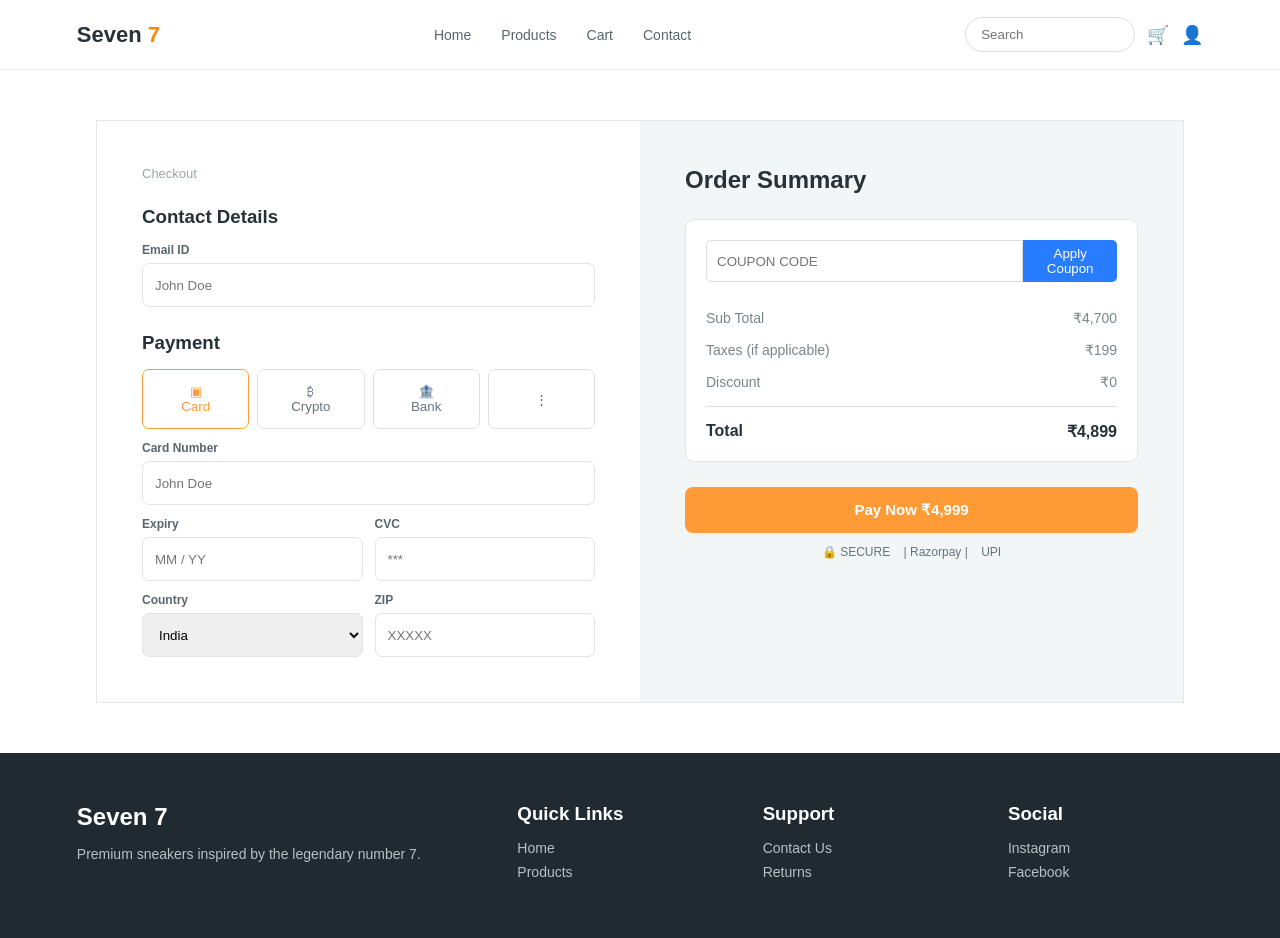
<file: 5. Seven Shopping Page/payment.html>
<!DOCTYPE html>
<html lang="en">

<head>

    <meta charset="UTF-8">
    <meta name="viewport" content="width=device-width, initial-scale=1.0">

    <title>Checkout - Seven 7</title>

    <link rel="stylesheet" href="style.css">

</head>


<body>

    <header>

        <div class="logo">
            <span>Seven</span> 7
        </div>


        <nav>

            <a href="index.html">Home</a>

            <a href="product.html">Products</a>

            <a href="cart.html">Cart</a>

            <a href="payment.html">Contact</a>

        </nav>


        <div class="header-right">

            <input type="text" placeholder="Search">

            <a href="#" class="icon">🛒</a>

            <a href="#" class="icon">👤</a>

        </div>

    </header>

    <main class="checkout-container">

        <section class="checkout-left">

            <p class="checkout-label">
                Checkout
            </p>


            <h3>
                Contact Details
            </h3>


            <label>
                Email ID
            </label>

            <input
                type="email"
                placeholder="John Doe"
            >


            <h3 class="payment-heading">
                Payment
            </h3>

            <div class="payment-options">

                <button class="selected">
                    ▣
                    <br>
                    Card
                </button>


                <button>
                    ₿
                    <br>
                    Crypto
                </button>


                <button>
                    🏦
                    <br>
                    Bank
                </button>


                <button>
                    ⋮
                </button>

            </div>

            <label>
                Card Number
            </label>

            <input
                type="text"
                placeholder="John Doe"
            >

            <div class="input-row">

                <div>

                    <label>
                        Expiry
                    </label>

                    <input
                        type="text"
                        placeholder="MM / YY"
                    >

                </div>


                <div>

                    <label>
                        CVC
                    </label>

                    <input
                        type="text"
                        placeholder="***"
                    >

                </div>

            </div>

            <div class="input-row">

                <div>

                    <label>
                        Country
                    </label>

                    <select>

                        <option>
                            India
                        </option>

                        <option>
                            USA
                        </option>

                        <option>
                            UK
                        </option>

                    </select>

                </div>


                <div>

                    <label>
                        ZIP
                    </label>

                    <input
                        type="text"
                        placeholder="XXXXX"
                    >

                </div>

            </div>

        </section>

        <section class="checkout-right">

            <h2>
                Order Summary
            </h2>


            <div class="checkout-summary">


                <div class="coupon">

                    <input
                        type="text"
                        placeholder="COUPON CODE"
                    >

                    <button>
                        Apply Coupon
                    </button>

                </div>


                <div class="summary-row">

                    <span>
                        Sub Total
                    </span>

                    <span>
                        ₹4,700
                    </span>

                </div>


                <div class="summary-row">

                    <span>
                        Taxes (if applicable)
                    </span>

                    <span>
                        ₹199
                    </span>

                </div>


                <div class="summary-row">

                    <span>
                        Discount
                    </span>

                    <span>
                        ₹0
                    </span>

                </div>


                <div class="summary-total">

                    <span>
                        Total
                    </span>

                    <span>
                        ₹4,899
                    </span>

                </div>


            </div>


            <button class="final-pay">
                Pay Now ₹4,999
            </button>


            <p class="secure-payment">

                🔒 SECURE
                &nbsp;&nbsp;
                | Razorpay |
                &nbsp;&nbsp;
                UPI

            </p>

        </section>


    </main>

    <footer>

        <div class="footer-container">

            <div class="footer-column">

                <h2>Seven 7</h2>

                <p>
                    Premium sneakers inspired by
                    the legendary number 7.
                </p>

            </div>


            <div class="footer-column">

                <h3>Quick Links</h3>

                <a href="index.html">Home</a>

                <a href="product.html">Products</a>

            </div>


            <div class="footer-column">

                <h3>Support</h3>

                <a href="#">Contact Us</a>

                <a href="#">Returns</a>

            </div>


            <div class="footer-column">

                <h3>Social</h3>

                <a href="#">Instagram</a>

                <a href="#">Facebook</a>

            </div>

        </div>

    </footer>


</body>

</html>
</file>
<file: 2. Nature Portfolio/style.css>
*{
    margin: 0;
    padding: 0;
    box-sizing: border-box;
}

body{
    font-family: cursive;
    font-size: large;
}

.container{
    min-height: 100vh;
    display: flex;
    justify-content: space-evenly;
    align-items: center;
    gap: 20px;
    background: linear-gradient(180deg, #010102 0%, #8b79c9 45%, #B58FA6 75%, #ce9a82 100%);
}

.right{
    flex-basis: 50%;
    display: grid;
    gap: 10px;
    grid-template-columns: repeat(3,1fr);
    grid-auto-rows: 120px;
}

.left{
    flex-basis: 30%;
}
.left>h2{
    color: #FFF8F0;
    font-size: 50px;
    text-align: center;
}
.left>p{
    color: #25202F;
    margin-top: 15px;
    text-align: center;
}

.child{
    background-size: cover;
    color: indianred;
    display: flex;
    justify-content: center;
    align-items: center;
    background-color: #222;
    background-blend-mode:overlay;
    transition: all 1s ease-in-out;
}
.child:hover{
    background-blend-mode:normal;
    cursor: pointer;
    color: rgba(0, 0, 0, 0);
    background-position: right;
    box-shadow: 0 0 black;
}

#box1{
    grid-row: span 2;
}
#box2{
    grid-column: span 2;
}
#box3{
    grid-row: span 2;
}
#box6{
    grid-row: span 2;
}
#box7{
    grid-column: span 2;
}
</file>
<file: 3. Safety Idea - Safe Sense/style.css>
*{
    margin: 0;
    padding: 0;
    box-sizing: border-box;
}
:root{
    --mar-bg-color: rgb(251, 226, 193);
    --nav-bg-color: rgb(226, 160, 102);
}
body{
    background-color: rgb(251, 226, 193);
}
nav{
    display: flex;
    height: 10vh;
    background-color: rgb(226, 160, 102);
    align-items: center;
    position: sticky;
}

.left{
    width: 60%;
    align-items: left;
    margin: 12px 20px;
}
.left>a>img{
    width: 35px;
    border-radius: 100%;
    background-size: center;
}
.right{
    display: flex;
    width: 50%;
    margin: 20px 20px;
    justify-content: space-evenly;
}
a{
    text-decoration: none;
    color: brown;
    font-weight: bold;
}
a:hover{
    color: black;
}
article{
    display: flex;
    align-items: center;
    justify-content: space-between;
    margin: 50px 25px 0px 40px;
}
.sec1left{
    width: 50%;
}
.sec1left>h4{
    font-family: Georgia, 'Times New Roman', Times, serif;
    color: black;
}
.sec1left>h1{
    font-family: Georgia, 'Times New Roman', Times, serif;
    font-size: 70px;
    color: brown;
    margin-top: 30px;
    margin-bottom: 20px;
}
.sec1left>h1>div{
    color: rgb(226, 160, 102);
}
.sec1left>p{
    font-size: 16px;
    font-family: Georgia, 'Times New Roman', Times, serif;
}
.sec1right{
    margin-right:40px;
}
.sec1right>img{
    height: 500px;
}
article>.sec1left>.btn1{
    background-color: rgb(226, 160, 102);
    color: white;
    font-weight: bold;
    margin: 40px 30px 0px 12px;
    padding: 10px 15px;
    border: 2px solid rgb(226, 160, 102);
    border-radius: 10px;
    transition: 0.5s ease;
}
article>.sec1left>.btn1:hover{
    background-color: brown;
    color: black;
    border: 2px solid black;
    cursor: pointer;
    transform: translateY(-5px);
}
article>.sec1left>.btn2{
    background-color: rgb(226, 160, 102);
    color: white;
    font-weight: bold;
    margin: 40px 30px 0px 12px;
    padding: 10px 15px;
    border: 2px solid rgb(226, 160, 102);
    border-radius: 10px;
    transition: 0.5s ease;
}
article>.sec1left>.btn2:hover{
    background-color: brown;
    color: black;
    border: 2px solid black;
    cursor: pointer;
    transform: translateY(-5px);
}
#abstract>img{
    margin: 0px;
    width: 93%;
    margin-left: 20px;
}
#abstract>h2{
    color: brown;
    margin-top: 50px;
    display: flex;
    justify-content: center;
    font-size: 50px;
}
#abstract>h4{
    color: brown;
    margin-top: 0px;
    display: flex;
    justify-content: center;
    font-size: 20px;
}
.container {
    display: flex;
    width: 100%;
    box-sizing: border-box;
    background-color: var(--nav-bg-color);
    margin-top: 30px;
    margin-bottom: 30px;
    border-radius: 25px;
}

.containerL {
    width: 55%;
    box-sizing: border-box;
}

.containerL > p {
    margin: 0;
    padding: 35px 20px 70px 50px;
    font-size: 18px;
    font-family: Georgia, 'Times New Roman', Times, serif;
    line-height: 25px;
}

.containerR {
    width: 40%;
    box-sizing: border-box;
    padding: 105px 50px 30px 20px;
    font-size: 18px;
    font-family: Georgia, 'Times New Roman', Times, serif;
    line-height: 25px;
    display: flex;
    justify-content: flex-start;
    align-items: flex-start;
}

.containerR p {
    margin: 0;
    width: 100%;
}

#crbg{
    border-left: 4px solid brown;
    background-color: bisque;
    padding-left: 35px;
    padding-top: 20px;
    padding-right: 10px;
    padding-bottom: 20px;
    border-radius: 20px;
    transition: 0.5 ease-in-out;
}

#crbg:hover{
    transform: translateY(-3px);
    cursor: pointer;
}

#field>h2{
    color: brown;
    margin-top: 0px;
    display: flex;
    justify-content: center;
    font-size: 50px;
}

#field>h4{
    color: brown;
    margin-top: 0px;
    display: flex;
    justify-content: center;
    font-size: 20px;
}

.fieldc{
    box-sizing: border-box;
    padding: 35px;
    background-color: var(--nav-bg-color);
    margin-top: 30px;
    font-family: Georgia, 'Times New Roman', Times, serif;
    line-height: 25px;
    font-size: 18px;
    border-radius: 20px;
    margin-bottom: 30px;
}

#gap>h2{
    color: brown;
    margin-top: 0px;
    display: flex;
    justify-content: center;
    font-size: 50px;
}

#gap>h4{
    color: brown;
    margin-top: 0px;
    display: flex;
    justify-content: center;
    font-size: 20px;
    margin-bottom: 30px;
}

#gap{
    box-sizing: border-box;
}

.gapc{
    display: grid;
    grid-template-columns: repeat(2,1fr);
    gap: 15px;
}

.grid-container{
    background-color: var(--nav-bg-color);
    padding: 50px;
    text-align: center;
    border-radius: 20px;
    font-family: Georgia, 'Times New Roman', Times, serif;
    border-top: 4px solid brown;
    transition: 0.5s ease;
}

.main{
    font-size: 25px;
    font-weight: bold;
    color: bisque;
    padding-bottom:20px;
}

.body{
    font-size: medium;
}

.grid-container:hover{
    transform: translateY(-5px);
    cursor: pointer;
}

#system-design>h2{
    color: brown;
    margin-top: 0px;
    display: flex;
    justify-content: center;
    font-size: 50px;
}

#system-design>h4{
    color: brown;
    margin-top: 0px;
    display: flex;
    justify-content: center;
    font-size: 20px;
    margin-bottom: 30px;
}

#system-design{
    box-sizing: border-box;
}

.sd-container{
    background-color: var(--nav-bg-color);
    margin: 20px;
    padding: 17px;
    border-radius: 20px;
    border-left: 7px solid brown;
    transition: 0.5s ease;
    margin-right: 40px;
}

.sd-container:hover{
    transform: translateX(-5px);
    cursor: pointer;
}

.design{
    display: flex;
    align-items: center;
    justify-content: center;
    margin: 10px;
}

.sec1right>img{
    border-radius: 20px;
    width: 100%;
}

#operation>h2{
    color: brown;
    margin-top: 0px;
    display: flex;
    justify-content: center;
    font-size: 50px;
}

#operation>h4{
    color: brown;
    margin-top: 0px;
    display: flex;
    justify-content: center;
    font-size: 20px;
    margin-bottom: 30px;
}

#operation .sec1left{
    width: 70%;
}

#operation .sec1right{
    border-radius: 20px;
}

.image>img{
    border-radius: 20px;
    border: 3px solid chocolate;
    width: 90vw;
    margin-left: 20px;
    margin-right: 20px;
    height: 30vh;
}

#advantage>h2{
    color: brown;
    margin-top: 40px;
    display: flex;
    justify-content: center;
    font-size: 50px;
}

#advantage>h4{
    color: brown;
    margin-top: 0px;
    display: flex;
    justify-content: center;
    font-size: 20px;
    margin-bottom: 30px;
}

.adco{
    display: grid;
    grid-template-columns: repeat(5,1fr);
    gap: 15px;
}

.ad-content{
    background-color: var(--nav-bg-color);
    padding: 35px;
    text-align: center;
    border-radius: 20px;
    font-family: Georgia, 'Times New Roman', Times, serif;
    border-top: 4px solid brown;
    transition: 0.5s ease;
    margin-bottom: 30px;
}

.ad-content>.main{
    font-size: medium;
}

.ad-content:hover{
    transform: scaley(1.05);
    cursor:zoom-in;
}

#footer{
    background-color: var(--nav-bg-color);
    padding: 60px;
    height: 60vh;
    margin-bottom: 20vh;
    border-radius: 60px;
    border: 10px double black;
}

.h24{
    padding: 10px;
    text-align: center;
    align-self: center;
}

.h24>h2{
    font-size: 50px;
    color: brown;
    padding-bottom: 40px;
}

.h24>h4{
    font-size: 20px;
    font-weight: normal;
    color: bisque;
}

footer{
    border-top: 1px solid brown;
    text-align: center;
    margin-bottom: 20px;
    font-size: small;
    padding-top: 10px;
}
</file>
<file: 4. Bella Vista/style.css>
*{
    margin: 0;
    padding: 0;
    box-sizing: border-box;
}

body{
    font-family: Arial, Helvetica, sans-serif;
    line-height: 1.6;
    color: #333;
}

.container{
    max-width: 1200px;
    margin: 0 auto;
    padding: 0 20px;
}

.header{
    background-color: #2c3e50;
    color: white;
    padding: 1rem 0;
    position: fixed;
    top: 0;
    left: 0;
    width: 100%;
    z-index: 1000;
}

.navbar{
    display: flex;
    justify-content: space-between;
    align-items: center;
}

.logo h1{
    font-size: 2rem;
    font-weight: bold;
    margin-bottom: 0.2rem;
}

.logo tagline{
    font-size: 0.9rem;
    opacity: 0.8;
}

.nav-links{
    display: flex;
    list-style: none;
    gap: 2rem;

}

.nav-links a{
    color: white;
    text-decoration: none;
    padding: 0.5rem 1rem;
    border-radius: 4px;
    transition: background-color 0.3s ease;
}

.nav-links a:hover{
    background-color: rgba(255, 255, 255, 0.1);
}

.hero{
    height: 100vh;
    background: linear-gradient(rgba(0,0,0,0.5),rgba(0,0,0,0.5)),url('w.jpg') center/cover;
    margin-top: 80px;
    display: flex;
    justify-content: center;
    align-items: center;
    text-align: center;
    color: white;
}

.hero-content h2{
    font-size: 3.5rem;
    margin-bottom: 1rem;
    font-weight: 300;
    letter-spacing: 2px;
}

.hero-content p{
    font-size: 1.2rem;
    margin-bottom: 2rem;
    max-width: 600px;
}

.hero-buttons{
    display: flex;
    justify-content: center;
    gap: 1rem;
}

.btn{
    padding: 1rem 2rem;
    text-decoration: none;
    border-radius: 5px;
    font-weight: bold;
    transition: all 0.3s ease;
    
}

.btn-primary{
    background-color: #e74c3c;
    color: white;
}

.btn-primary:hover{
    background-color: #c0392b;
    transform: translateY(-2px);
}

.btn-secondary{
    background-color: transparent;
    color: white;
    border: 2px solid white;
}

.btn-secondary:hover{
    background-color: white;
    color: #2c3e50;
}

.menu{
    padding: 5rem 0;
    background-color: #f8f9fa;
}

.section-title{
    text-align: center;
    font-size: 2.5rem;
    margin-bottom: 1rem;
    color: #2c3e50;
}

.section-subtitle{
    text-align: center;
    font-size: 1.1.rem;
    color: #666;
    margin-bottom: 3rem;
}

.menu-category{
    margin-bottom: 3rem;
    margin-left: 3rem;
    margin-right: 3rem;
}

.menu-category h3{
    font-size: 2rem;
    margin-bottom: 1.5rem;
    color: #2c3e50;
    border-bottom: 2px solid #e74c3c;
    padding-bottom: 0.5rem;
}

.menu-items{
    display: grid;
    gap: 1.5rem;
}

.menu-item{
    display: flex;
    justify-content: space-between;
    align-items: flex-start;
    padding: 1.5rem;
    background-color: white;
    border-radius: 8px;
    box-shadow: 0 2px 10px rgba(0, 0, 0, 0.1);
    transition: transform 0.3s ease;
}

.menu-item:hover{
    transform: translateY(-3px);
}

.menu-item-info h4{
    font-size: 1.2rem;
    margin-bottom: 0.5rem;
    color: #2c3e50;
}

.menu-item-info p{
    color: #666;
    line-height: 1.4;
}

.price{
    font-size: 1.1rem;
    font-weight: bold;
    color: #e74c3c;
    margin-left: 1rem;
}

.about{
    padding: 5rem 0;
    background-color: white;
}

.about-content{
    display: grid;
    grid-template-columns: 1fr 1fr;
    gap: 3rem;
    align-items: center;
}

.about-text h3{
    font-size: 2rem;
    margin-bottom: 1rem;
    color: #2c3e50;
}

.about-text p{
    margin-bottom: 1rem;
    font-size: 1.1rem;
    line-height: 1.6;
    color: #555;
}

.about-image img{
    width: 100%;
    height: 400px;
    object-fit: cover;
    border-radius: 10px;
    box-shadow: 0 4px 15px rgba(0, 0, 0, 0.1);
}

.contact{
    padding: 5rem 0;
    background-color: #f8f9fa;
}

.contact-content{
    display: grid;
    grid-template-columns: 1fr 1fr;
    gap: 3rem;
}

.contact-info h3, .contact-form h3{
    font-size: 1.5rem;
    margin-bottom: 1.5rem;
    color: #2c3e50;
}

.contact-item{
    margin-bottom: 1rem;
}

.contact-item strong{
    display: block;
    margin-bottom: 0.5rem;
    color: #2c3e50;
}

.form-group{
    margin-bottom: 1.5rem;
}

.form-group label{
    display: block;
    margin-bottom: 0.5rem;
    font-weight: bold;
    color: #2c3e50;
}

.form-group input,
.form-group select,
.form-group textarea{
    width: 100%;
    padding: 0.75rem;
    border: 2px solid #ddd;
    border-radius: 5px;
    font-size: 1rem;
    transition: border-color 0.3s ease;
}

.form-group input:focus,
.form-group select:focus,
.form-group textarea:focus{
    outline: none;
    border-color: #e74c3c;
}

:root{
    --primary-color: #e74c3c;
    --secondary-color:#2c3e50;
    --accent-color:#3498db;
    --light-bg:#f8f9fa;
    --dark-text: #333;
    --light-text: #666;
    --border-radius: 8px;
    --shadow: 0 4px 15px rgba(0,0,0,0,1);
    --transition: all 0.3s ease;
}

.btn-primary{
    background-color: var(--primary-color);
    color: white;
    transition: var(--transition);
}

@media(max-width: 768px){
    .hero-content h2{
        font-size: 2.5rem;
    }

    .hero-buttons{
        flex-direction: column;
        align-items: center;
    }

    .btn{
        width: 80%;
        text-align: center;
    }

    .about-content, .contact-content{
        grid-template-columns: 1fr;
        gap: 2rem;
    }

    .navbar{
        flex-direction: column;
        gap: 1rem;
    }

    .nav-links{
        gap: 1rem;
    }
}

@media(max-width: 480px){
    .hero-content h2{
        font-size: 2rem;
    }

    .container{
        padding: 0 15px;
    }

    .nav-links{
        flex-direction: column;
        gap: 0.5rem;
    }
}

@keyframes fadeinup{
    from{
        opacity: 0;
        transform: translateY(30px);
    }
    to{
        opacity: 1;
        transform: translateY(0);
    }
}

@keyframes slideinleft {
    from{
        opacity: 0;
        transform: translateX(-50px);
    }
    to{
        opacity: 1;
        transform: translateX(0);
    }
}

.hero-content{
    animation: fadeinup 1s ease-out;
}

.menu-item{
    animation: fadeinup 0.6s ease-out;
    animation-fill-mode: both;
}

.menu-item:nth-child(1){
    animation-delay: 0.1s;
}
.menu-item:nth-child(2){
    animation-delay: 0.2s;
}
.menu-item:nth-child(3){
    animation-delay: 0.3s;
}

.about-image{
    animation: fadeinup 0.8s ease-out 0.3s both;
}

.section-title{
    opacity: 1;
    transform: translateY(20px);
    transition: all 0.6s ease;
}

.section-title.animate{
    opacity: 1;
    transform: translateY(0);
}

.footer{
    width: 100%;
    background-color: var(--secondary-color);
    color: white;
    padding: 3rem 0 1rem;
    margin-top: 5rem;
}

.footer-content{
    display: grid;
    grid-template-columns: repeat(auto-fit,minmax(250px,1fr));
    gap: 2rem;
    margin-bottom: 2rem;
    padding: 0 3rem;
}

.footer-section h3, .footer-section h4{
    margin-bottom: 1rem;
    color: white;
}

.footer-section ul{
    list-style: none;
}

.footer-section ul li{
    margin-bottom: 0.5rem;
}

.footer-section a{
    color: #bdc3c7;
    text-decoration: none;
    transition: var(--transition);
}

.footer-section a:hover{
    color: white;
    background-color: var(--primary-color);
}

.social-links{
    display: flex;
    gap: 1rem;
}

.social-link{
    padding: 0.5rem 1rem;
    background-color: rgba(255, 255, 255, 0.1);
    border-radius: 5px;
    transition: var(--transition);
    color: #bdc3c7;
    text-decoration: none;
}

.social-link:hover{
    background-color: var(--primary-color);
    color: white;
}

.footer-bottom{
    display: flex;
    align-items: center;
    text-align: center;
    padding-top: 2rem;
    border-top: 1px solid #34495e;
    color: #bdc3c7;
}
</file>
<file: 6. FreshCare/style.css>
* {
    margin: 0;
    padding: 0;
    box-sizing: border-box;
}

html {
    scroll-behavior: smooth;
}

body {
    font-family: Arial, Helvetica, sans-serif;
}

.navbar {
    height: 90px;
    width: 100%;

    background-color: #3da9e8;

    position: relative;

    display: flex;
    align-items: center;
    justify-content: center;
}

.nav-links {
    display: flex;
    align-items: center;
    justify-content: center;

    gap: 35px;

    width: 100%;
}

.nav-links a {
    color: white;
    text-decoration: none;

    font-size: 18px;

    padding: 8px 5px;

    font-family: Arial, Helvetica, sans-serif;
}

.nav-links a:hover {
    color: #e8f7ff;
}

.logo {
    position: absolute;

    left: 4vw;
    top: 50%;

    transform: translateY(-50%);

    width: 95px;
    height: 95px;

    background-color: white;

    border-radius: 50%;

    display: flex;
    align-items: center;
    justify-content: center;

    z-index: 5;
}

.logo-img {
    position: absolute;
    left: 4vw;
    top: 1.5vh;
    width: 70px;
    height: 70px;

    border-radius: 50%;
}

.username {
    position: absolute;

    right: 4vw;

    top: 50%;

    transform: translateY(-50%);

    background-color: #eefaff;

    color: #2fa7df !important;

    padding: 12px 22px !important;

    border-radius: 10px;
}

.username:hover {
    background-color: white;
}

.hero {
    height: 585px;
    width: 100%;

    padding: 35px 4vw;

    display: flex;
    align-items: center;
    justify-content: space-between;

    overflow: hidden;
}

.hero-left {
    width: 57%;

    padding-left: 0;
}

.hero-left h1 {
    font-size: 48px;

    line-height: 1.15;

    color: #334552;

    margin-bottom: 25px;

    font-family: Arial, Helvetica, sans-serif;
}

.hero-left h1 span {
    color: #2fa8eb;
}

.hero-left p {
    font-size: 18px;

    color: #777;

    font-family: Arial, Helvetica, sans-serif;

    line-height: 1.6;

    max-width: 650px;

    margin-bottom: 30px;
}

.primary-btn {
    font-size: 15px;

    padding: 15px 28px;

    border: none;

    border-radius: 12px;

    background-color: #43a9e9;

    color: white;

    cursor: pointer;
}

.primary-btn:hover {
    background-color: #258fd0;
}

.hero-right {
    width: 40%;

    height: 100%;

    display: flex;

    align-items: center;

    justify-content: center;
}

.hero-right img {
    width: 430px;

    max-width: 100%;

    height: auto;

    object-fit: contain;
}

.achievements {
    width: 100%;

    height: 125px;

    background-color: #3da9e8;

    color: white;

    display: flex;

    align-items: center;

    padding: 0 9%;

    gap: 80px;
}

.achievement-title {
    flex: 1;
}

.achievement-title h2 {
    font-size: 30px;
}

.achievement-box {
    min-width: 130px;
}

.achievement-box h2 {
    font-size: 27px;
}

.achievement-box p {
    font-size: 13px;
}

.booking-section {
    display: grid;

    grid-template-columns: 1.4fr 0.9fr;

    gap: 25px;

    max-width: 1180px;

    margin: 50px auto;

    padding: 0 25px;
}

.services-container {
    padding: 15px;
}

.services-container h2 {
    font-size: 30px;

    color: #263746;
}

.service-subtitle {
    color: #888;

    font-size: 13px;

    margin: 8px 0 20px;
}

hr {
    border: none;

    border-top: 1px solid #eee;
}

.service-item {
    display: flex;

    align-items: center;

    justify-content: space-between;

    padding: 17px 0;
}

.service-info {
    display: flex;

    align-items: center;

    gap: 8px;

    font-size: 14px;
}

.service-info strong {
    color: #405dcc;

    margin-left: 5px;
}

.service-btn {
    border: none;

    padding: 10px 20px;

    border-radius: 8px;

    cursor: pointer;

    font-size: 12px;
}

.add-btn {
    background-color: #f4f5f6;

    color: #555;
}

.add-btn:hover {
    background-color: #e5e5e5;
}

.remove-btn {
    background-color: #fff0f2;

    color: #e04b67;
}

.cart-info {
    color: #526ac7;

    font-size: 13px;

    padding-top: 20px;
}

.right-container {
    display: flex;

    flex-direction: column;

    gap: 15px;
}

.cart-box,
.book-box {
    background-color: white;

    border-radius: 12px;

    box-shadow: 0 3px 15px rgba(0, 0, 0, 0.08);

    overflow: hidden;
}

.cart-box h3,
.book-box h3 {
    padding: 15px;

    text-align: center;

    font-size: 16px;
}

.cart-header {
    display: grid;

    grid-template-columns: 45px 1fr 80px;

    background-color: #fafafa;

    padding: 12px;

    font-size: 10px;
}

#cartItems {
    min-height: 70px;
}

.cart-row {
    display: grid;

    grid-template-columns: 45px 1fr 80px;

    align-items: center;

    padding: 10px 12px;

    font-size: 11px;
}

.empty-cart {
    text-align: center;

    color: #999;

    font-size: 12px;

    padding: 25px;
}

.total {
    display: flex;

    justify-content: space-between;

    padding: 18px 15px;

    background-color: #fafafa;

    font-size: 13px;
}

.book-box {
    padding-bottom: 15px;
}

.book-box h3 {
    text-align: left;
}

#bookingForm {
    padding: 0 15px;
}

#bookingForm label {
    display: block;

    font-size: 12px;

    margin: 10px 0 6px;
}

#bookingForm input {
    width: 100%;

    padding: 11px;

    border: 1px solid #e5e5e5;

    border-radius: 7px;

    outline: none;
}

#bookingForm input:focus {
    border-color: #3da9eb;
}

.form-row {
    display: grid;

    grid-template-columns: 1fr 1fr;

    gap: 10px;
}

.book-btn {
    width: 100%;

    border: none;

    background-color: #505ce8;

    color: white;

    padding: 14px;

    margin-top: 20px;

    border-radius: 8px;

    cursor: pointer;
}

.book-btn:hover {
    background-color: #3946d2;
}

.booking-message {
    text-align: center;

    color: #27a05c;

    font-size: 12px;

    padding: 10px;
}

.quality-section {
    display: grid;

    grid-template-columns: repeat(4, 1fr);

    padding: 55px 8%;

    text-align: center;
}

.quality-card {
    padding: 15px 25px;
}

.quality-icon {
    font-size: 35px;

    margin-bottom: 10px;
}

.quality-card h3 {
    margin-bottom: 8px;

    font-size: 15px;
}

.quality-card p {
    color: #999;

    font-size: 11px;

    line-height: 1.5;
}

.newsletter {
    background-color: #3da9e8;

    color: white;

    min-height: 160px;

    display: flex;

    align-items: center;

    justify-content: center;

    gap: 80px;
}

.newsletter-title h2 {
    font-size: 27px;
}

.newsletter-form {
    display: grid;

    grid-template-columns: 180px 220px;

    gap: 8px;
}

.newsletter-form input {
    padding: 13px;

    border: none;

    outline: none;

    background-color: rgba(255, 255, 255, 0.15);

    color: white;
}

.newsletter-form button {
    grid-column: 1 / 2;

    padding: 12px;

    border: none;

    background-color: white;

    color: #3da9eb;

    cursor: pointer;
}

footer {
    display: grid;

    grid-template-columns: 1.5fr 1fr 1fr 1fr;

    padding: 45px 9%;

    background-color: #f8fafb;
}

.footer-column {
    display: flex;

    flex-direction: column;

    gap: 8px;
}

.footer-column h2 {
    margin-bottom: 12px;
}

.footer-column h3 {
    font-size: 14px;
}

.footer-column h4 {
    font-size: 13px;

    margin-top: 10px;
}

.footer-column p,
.footer-column a {
    color: #777;

    text-decoration: none;

    font-size: 12px;

    line-height: 1.5;
}

.social-icons {
    display: flex;

    gap: 12px;
}

.social-icons a {
    font-size: 20px;

    color: #555;
}

@media (max-width: 900px) {

    .nav-links {
        gap: 15px;
    }

    .hero {
        height: auto;

        min-height: 500px;

        padding: 40px 5%;
    }

    .hero-left h1 {
        font-size: 36px;
    }

    .hero-right img {
        width: 350px;
    }

    .booking-section {
        grid-template-columns: 1fr;
    }

    .quality-section {
        grid-template-columns: repeat(2, 1fr);
    }

    .newsletter {
        gap: 30px;

        padding: 30px;
    }

    footer {
        grid-template-columns: repeat(2, 1fr);

        gap: 30px;
    }
}

@media (max-width: 600px) {

    .navbar {
        height: 80px;
    }

    .logo {
        width: 65px;
        height: 65px;

        left: 15px;
    }

    .logo img {
        width: 50px;
        height: 50px;
    }

    .nav-links {
        gap: 8px;
    }

    .nav-links a {
        font-size: 12px;
    }

    .username {
        display: none;
    }

    .hero {
        flex-direction: column;

        text-align: center;

        height: auto;
    }

    .hero-left,
    .hero-right {
        width: 100%;
    }

    .hero-left h1 {
        font-size: 32px;
    }

    .hero-left p {
        font-size: 15px;
    }

    .hero-right {
        margin-top: 30px;
    }

    .hero-right img {
        width: 300px;
    }

    .achievements {
        height: auto;

        flex-wrap: wrap;

        gap: 25px;

        padding: 30px;
    }

    .achievement-title {
        width: 100%;

        flex: none;
    }

    .service-item {
        gap: 10px;
    }

    .service-info {
        flex-wrap: wrap;
    }

    .form-row {
        grid-template-columns: 1fr;
    }

    .quality-section {
        grid-template-columns: 1fr;
    }

    .newsletter {
        flex-direction: column;

        text-align: center;
    }

    .newsletter-form {
        grid-template-columns: 1fr;

        width: 90%;
    }

    .newsletter-form button {
        grid-column: auto;
    }

    footer {
        grid-template-columns: 1fr;
    }
}
</file>
<file: 5. Seven Shopping Page/style.css>
* {
    margin: 0;
    padding: 0;
    box-sizing: border-box;
}


body {
    font-family: Arial, Helvetica, sans-serif;
    color: #263238;
    background: white;
}

header {
    height: 70px;
    padding: 0 6%;

    display: flex;
    align-items: center;
    justify-content: space-between;

    border-bottom: 1px solid #eeeeee;
}


.logo {
    font-size: 22px;
    font-weight: bold;
    color: #ff8a00;
}


.logo span {
    color: #263238;
}


nav {
    display: flex;
    gap: 30px;
}


nav a {
    text-decoration: none;
    color: #59666c;
    font-size: 14px;

    transition: 0.3s;
}


nav a:hover {
    color: #ff8a00;
}


.header-right {
    display: flex;
    align-items: center;
    gap: 12px;
}


.header-right input {
    width: 170px;
    height: 35px;

    border: 1px solid #dddddd;
    border-radius: 20px;

    padding: 0 15px;
    outline: none;
}


.icon {
    text-decoration: none;
    font-size: 18px;
    color: #59666c;

    transition: 0.3s;
}


.icon:hover {
    color: #ff8a00;
}

.hero {
    min-height: 470px;

    display: flex;
    align-items: center;
    justify-content: space-between;

    padding: 50px 8%;

    background:
        repeating-linear-gradient(
            90deg,
            #ffffff 0px,
            #ffffff 80px,
            #fff8f0 81px,
            #fff8f0 83px
        );
}


.hero-content {
    width: 48%;
}


.brand {
    font-size: 14px;
    font-weight: bold;
}


.hero h1 {
    font-size: 50px;
    line-height: 1.05;

    margin: 12px 0;
}


.hero h1 span {
    color: #ff8a00;
}


.description {
    color: #6d797e;
    max-width: 430px;

    margin: 20px 0;
}


.shop-btn {
    display: inline-block;

    padding: 12px 28px;

    background: #222b30;
    color: white;

    text-decoration: none;

    border-radius: 6px;

    font-weight: bold;

    transition: 0.3s;
}


.shop-btn:hover {
    background: #ff8a00;
}


.hero-image {
    width: 48%;

    display: flex;
    justify-content: center;
}


.hero-image img {
    width: 90%;
    max-width: 500px;

    transform: rotate(-8deg);

    filter:
        drop-shadow(
            0 20px 15px rgba(0,0,0,0.18)
        );
}

.services {
    background: #ff8a00;
    color: white;

    display: grid;
    grid-template-columns: repeat(4, 1fr);

    padding: 18px 8%;

    gap: 20px;
}


.service {
    display: flex;
    align-items: center;
    justify-content: center;

    gap: 12px;
}


.service-icon {
    font-size: 24px;
}


.service h3 {
    font-size: 15px;
}


.service p {
    font-size: 11px;
}

footer {
    background: #202a30;
    color: white;

    padding: 50px 6%;
}


.footer-container {
    max-width: 1200px;

    margin: auto;

    display: grid;
    grid-template-columns: 2fr 1fr 1fr 1fr;

    gap: 50px;
}


.footer-column h2,
.footer-column h3 {
    margin-bottom: 15px;
}


.footer-column p {
    color: #b8c0c4;
    font-size: 14px;
    margin-bottom: 8px;
}


.footer-column a {
    display: block;

    text-decoration: none;

    color: #b8c0c4;

    font-size: 14px;

    margin: 8px 0;

    transition: 0.3s;
}


.footer-column a:hover {
    color: white;
}

.social-icons {
    display: flex;
    gap: 10px;
    margin-top: 15px;
}


.social-icons a {
    padding: 8px 10px;

    border: 1px solid #68757b;

    border-radius: 5px;
}

.page-title {
    padding: 35px 8%;

    background: #f5f7f8;
}


.page-title h1 {
    font-size: 32px;
}


.page-title p {
    color: #8a969b;

    font-size: 13px;

    margin-top: 5px;
}

.product-container {
    width: 85%;
    max-width: 1100px;

    margin: 50px auto;

    display: grid;
    grid-template-columns: 1fr 1fr;

    gap: 60px;

    align-items: center;
}


.product-left {
    height: 420px;

    background: #f5f6f6;

    border-radius: 10px;

    display: flex;
    align-items: center;
    justify-content: center;
}


.product-left img {
    width: 90%;

    filter:
        drop-shadow(
            0 18px 12px rgba(0,0,0,0.15)
        );
}


.rating {
    color: #ff9b00;

    margin-bottom: 15px;
}


.product-details h1 {
    font-size: 30px;

    line-height: 1.2;
}


.price {
    font-size: 28px;

    font-weight: bold;

    margin-top: 20px;
}


.price span {
    color: #999;

    font-size: 16px;

    text-decoration: line-through;

    margin-left: 10px;
}


.discount {
    color: #1da45b;

    font-weight: bold;

    margin-top: 5px;
}


.product-description {
    color: #68757b;

    margin: 20px 0;
}


.quantity {
    display: inline-flex;

    border: 1px solid #dddddd;

    border-radius: 5px;

    overflow: hidden;

    margin-right: 15px;
}


.quantity button,
.quantity span {
    width: 38px;
    height: 38px;

    border: none;

    background: white;

    display: flex;
    align-items: center;
    justify-content: center;
}


.add-cart {
    display: inline-block;

    background: #ff8a00;

    color: white;

    padding: 12px 25px;

    text-decoration: none;

    border-radius: 6px;

    font-weight: bold;
}

.gallery-container {
    width: 85%;
    max-width: 1100px;

    margin: 40px auto;
}


.gallery-container h2 {
    margin-bottom: 20px;
}


.gallery {
    display: flex;

    gap: 15px;

    overflow-x: auto;
}


.gallery img {
    width: 150px;
    height: 110px;

    object-fit: cover;

    padding: 10px;

    background: #f5f6f6;

    border-radius: 7px;

    border: 1px solid #eeeeee;

    flex-shrink: 0;
}

.cart-container {
    width: 85%;
    max-width: 1150px;

    margin: 50px auto;

    display: grid;

    grid-template-columns: 1.6fr 0.8fr;

    gap: 40px;
}


.cart-heading {
    display: grid;

    grid-template-columns:
        2fr
        0.6fr
        0.7fr
        0.5fr;

    padding: 15px;

    color: #7d898e;

    font-size: 13px;

    border-bottom: 1px solid #ddd;
}


.cart-item {
    display: grid;

    grid-template-columns:
        2fr
        0.6fr
        0.7fr
        0.5fr;

    align-items: center;

    padding: 18px 15px;

    border-bottom: 1px solid #eeeeee;

    font-size: 14px;
}


.cart-product {
    display: flex;

    align-items: center;

    gap: 12px;
}


.cart-product img {
    width: 65px;
    height: 55px;

    object-fit: cover;

    background: #f5f6f6;

    border-radius: 6px;
}


.remove {
    color: red;

    font-size: 20px;

    cursor: pointer;
}


.continue-shopping {
    display: inline-block;

    margin-top: 25px;

    text-decoration: none;

    color: #263238;

    font-weight: bold;
}

.order-summary {
    background: #f4f7f8;

    padding: 25px;

    border-radius: 9px;
}


.order-summary h2 {
    margin-bottom: 20px;
}


.coupon {
    display: flex;

    margin-bottom: 20px;
}


.coupon input {
    width: 100%;

    height: 42px;

    border: 1px solid #ddd;

    padding: 0 10px;

    border-radius: 5px 0 0 5px;
}


.coupon button {
    background: #287cff;

    color: white;

    border: none;

    padding: 0 15px;

    border-radius: 0 5px 5px 0;
}


.summary-row {
    display: flex;

    justify-content: space-between;

    padding: 8px 0;

    color: #78858b;

    font-size: 14px;
}


.summary-total {
    display: flex;

    justify-content: space-between;

    border-top: 1px solid #ddd;

    margin-top: 8px;

    padding-top: 15px;

    font-weight: bold;
}


.pay-button {
    display: block;

    text-align: center;

    background: #ff9b37;

    color: white;

    text-decoration: none;

    padding: 14px;

    border-radius: 7px;

    margin-top: 25px;

    font-weight: bold;
}


.payment-method {
    text-align: center;

    font-size: 12px;

    margin-top: 15px;

    color: #68757b;
}

.checkout-container {
    width: 85%;
    max-width: 1100px;

    margin: 50px auto;

    display: grid;

    grid-template-columns: 1fr 1fr;

    background: #f3f6f7;

    border: 1px solid #e5e8e9;
}


.checkout-left {
    background: white;

    padding: 45px;
}


.checkout-right {
    padding: 45px;
}


.checkout-label {
    color: #9aa5aa;

    font-size: 13px;

    margin-bottom: 25px;
}


.checkout-left h3 {
    margin-bottom: 15px;
}


.checkout-left label {
    display: block;

    font-size: 12px;

    font-weight: bold;

    color: #59676d;

    margin: 12px 0 6px;
}


.checkout-left input,
.checkout-left select {
    width: 100%;

    height: 44px;

    border: 1px solid #e0e4e5;

    border-radius: 7px;

    padding: 0 12px;

    outline: none;
}


.payment-heading {
    margin-top: 25px;
}


.payment-options {
    display: grid;

    grid-template-columns:
        repeat(4, 1fr);

    gap: 8px;
}


.payment-options button {
    min-height: 60px;

    background: white;

    border: 1px solid #dce1e3;

    border-radius: 7px;

    color: #65747a;

    cursor: pointer;
}


.payment-options .selected {
    border: 1px solid #ff9b37;

    color: #ff9b37;
}


.input-row {
    display: grid;

    grid-template-columns: 1fr 1fr;

    gap: 12px;
}

.checkout-right h2 {
    margin-bottom: 25px;
}


.checkout-summary {
    background: white;

    padding: 20px;

    border: 1px solid #e1e5e6;

    border-radius: 9px;
}


.final-pay {
    width: 100%;

    background: #ff9b37;

    color: white;

    border: none;

    padding: 14px;

    border-radius: 8px;

    margin-top: 25px;

    font-weight: bold;

    font-size: 15px;

    cursor: pointer;
}


.secure-payment {
    text-align: center;

    font-size: 12px;

    color: #65747a;

    margin-top: 12px;
}

@media (max-width: 800px) {

    nav {
        display: none;
    }


    .hero {
        flex-direction: column;

        text-align: center;

        gap: 30px;
    }


    .hero-content,
    .hero-image {
        width: 100%;
    }


    .services {
        grid-template-columns: 1fr 1fr;
    }


    .footer-container {
        grid-template-columns: 1fr 1fr;
    }


    .product-container,
    .cart-container,
    .checkout-container {
        grid-template-columns: 1fr;
    }

}


@media (max-width: 500px) {

    .header-right input {
        display: none;
    }


    .services {
        grid-template-columns: 1fr;
    }


    .footer-container {
        grid-template-columns: 1fr;
    }


    .cart-heading {
        display: none;
    }


    .cart-item {
        grid-template-columns: 1fr 0.5fr 0.7fr 0.3fr;
    }


    .payment-options {
        grid-template-columns: 1fr 1fr;
    }


    .input-row {
        grid-template-columns: 1fr;
    }

}
</file>
